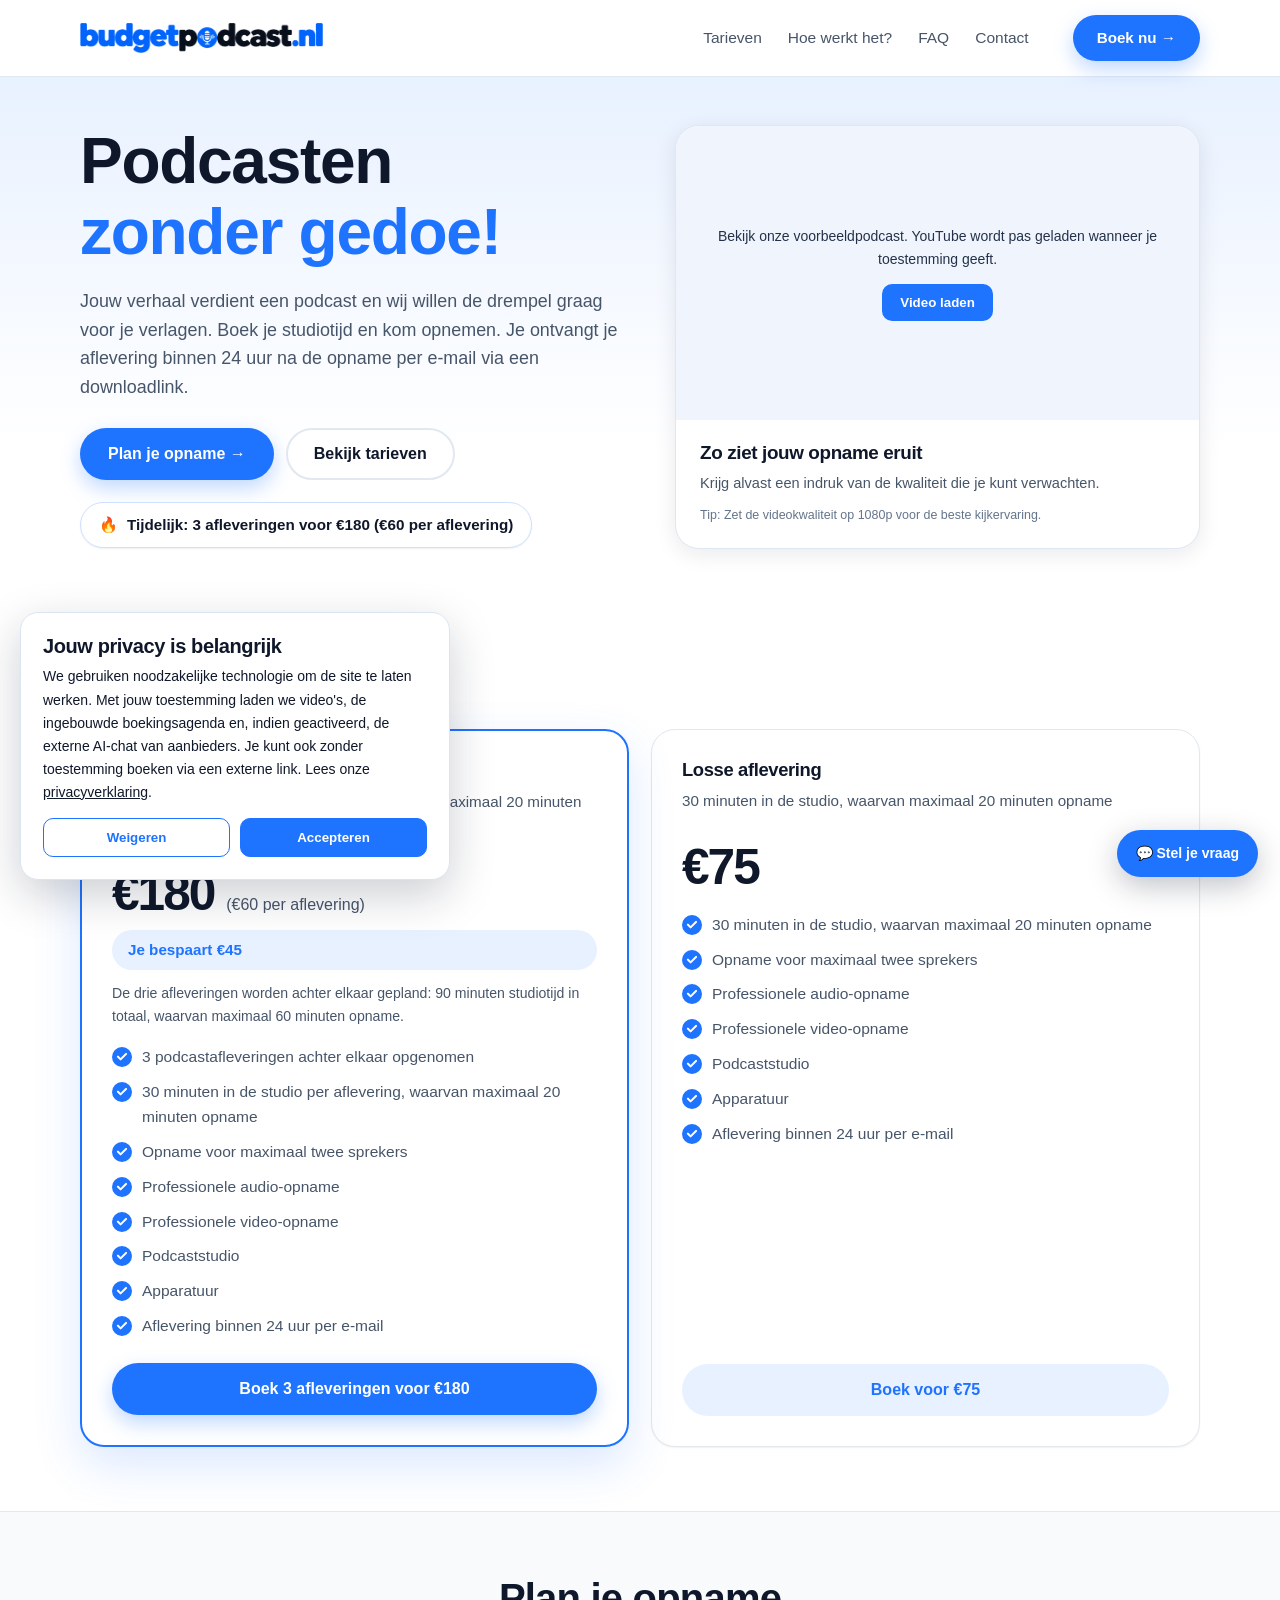
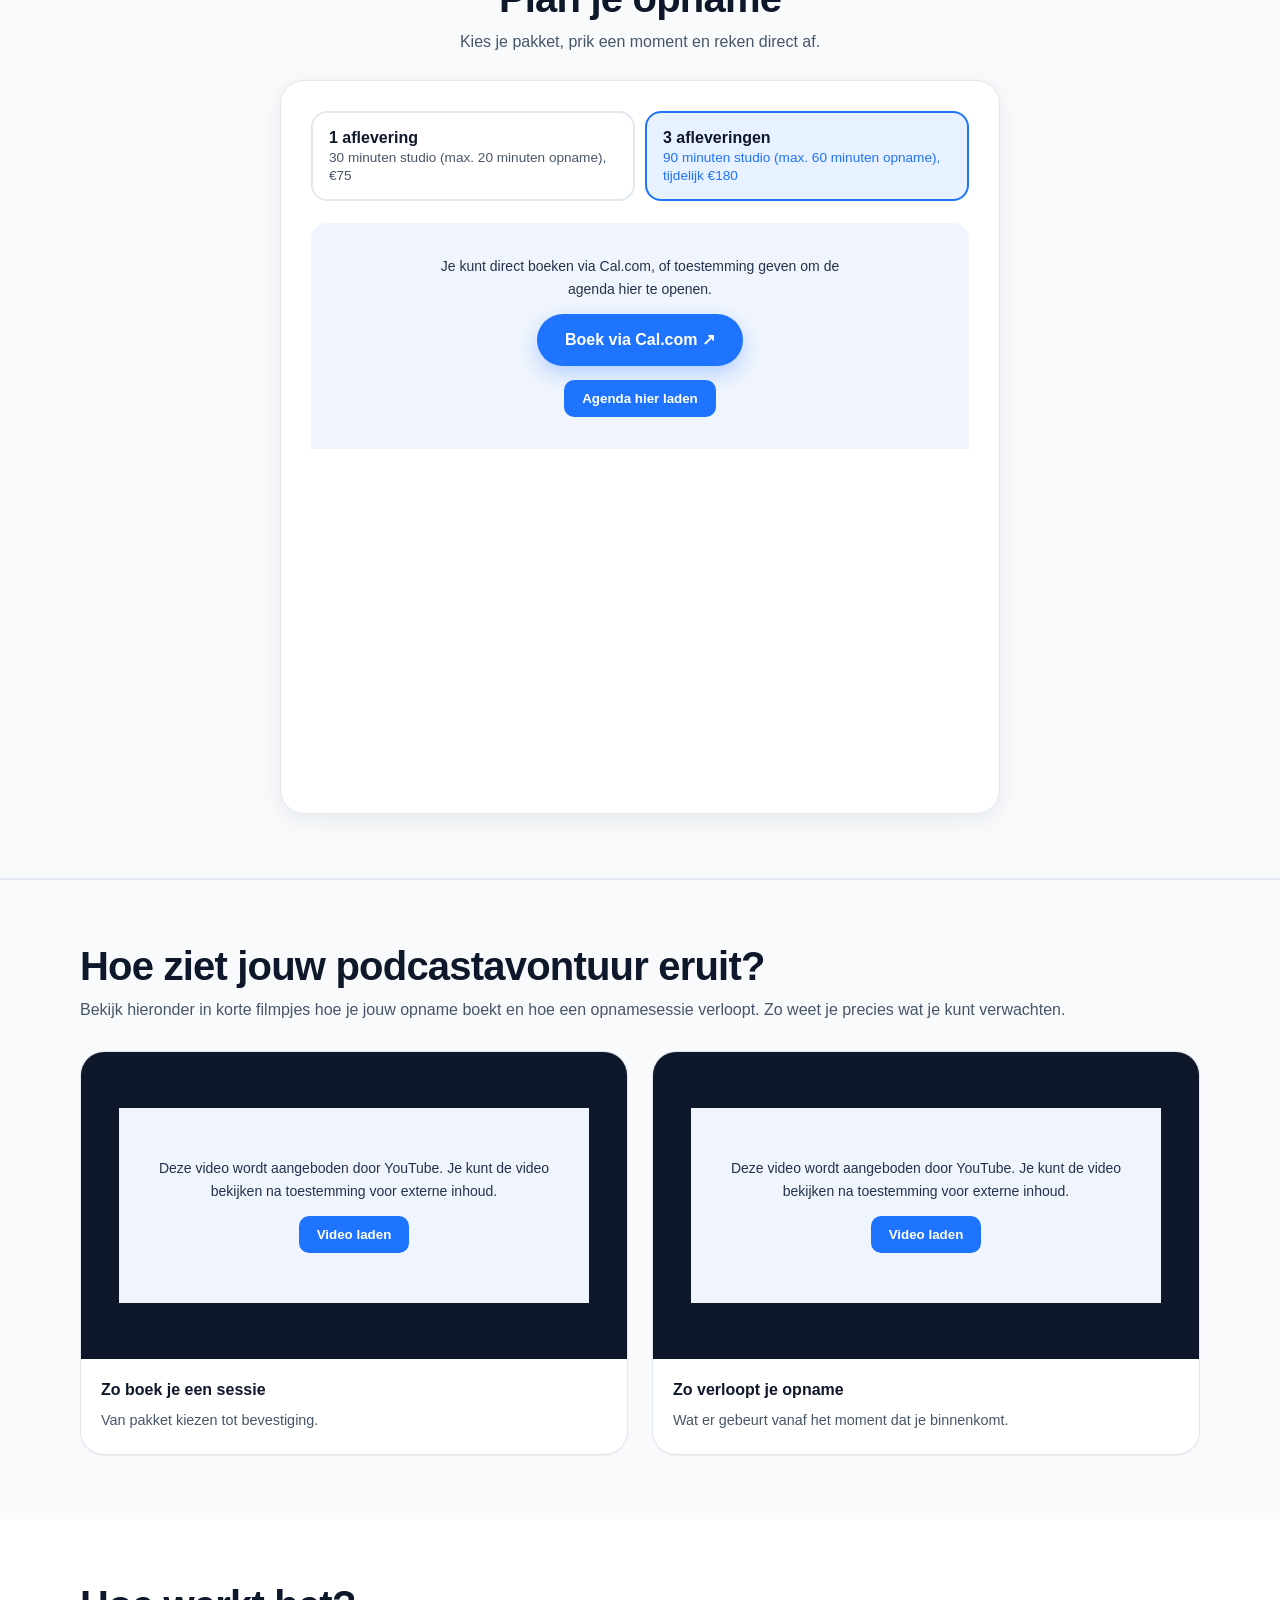
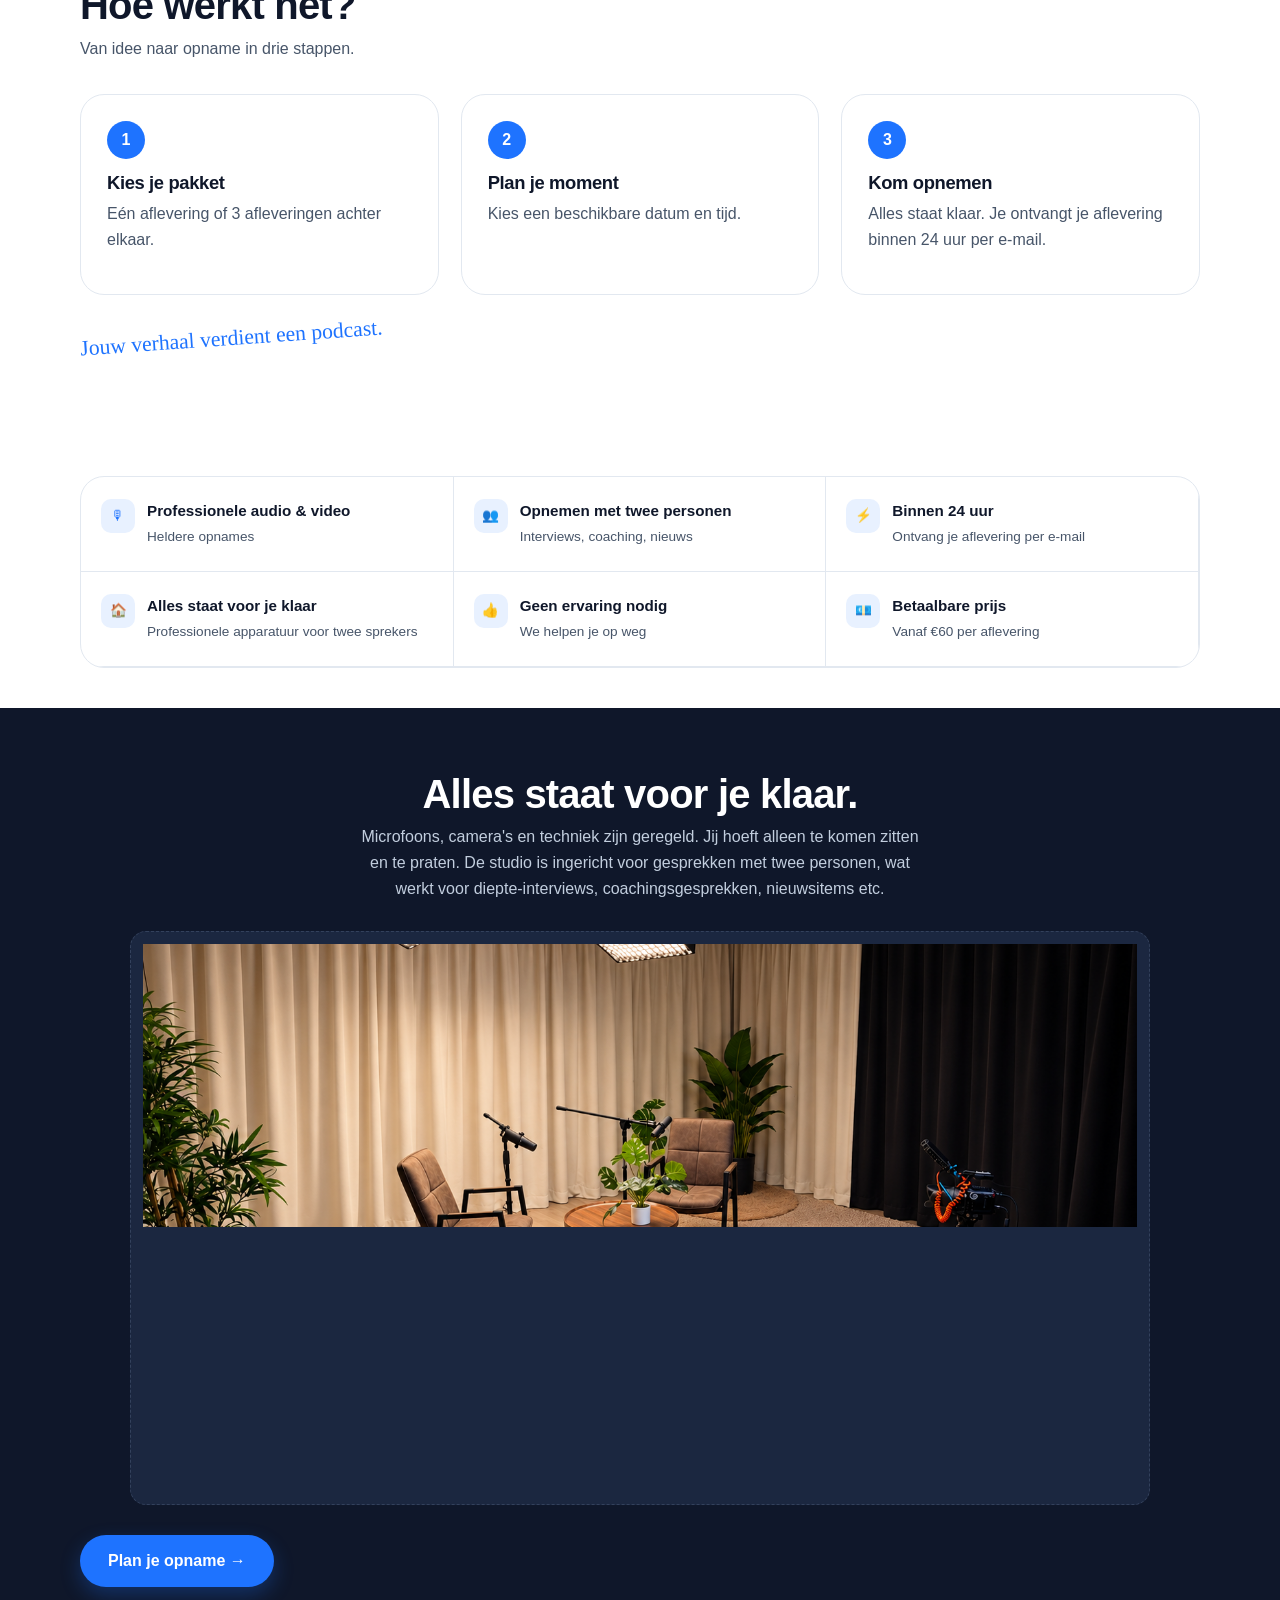
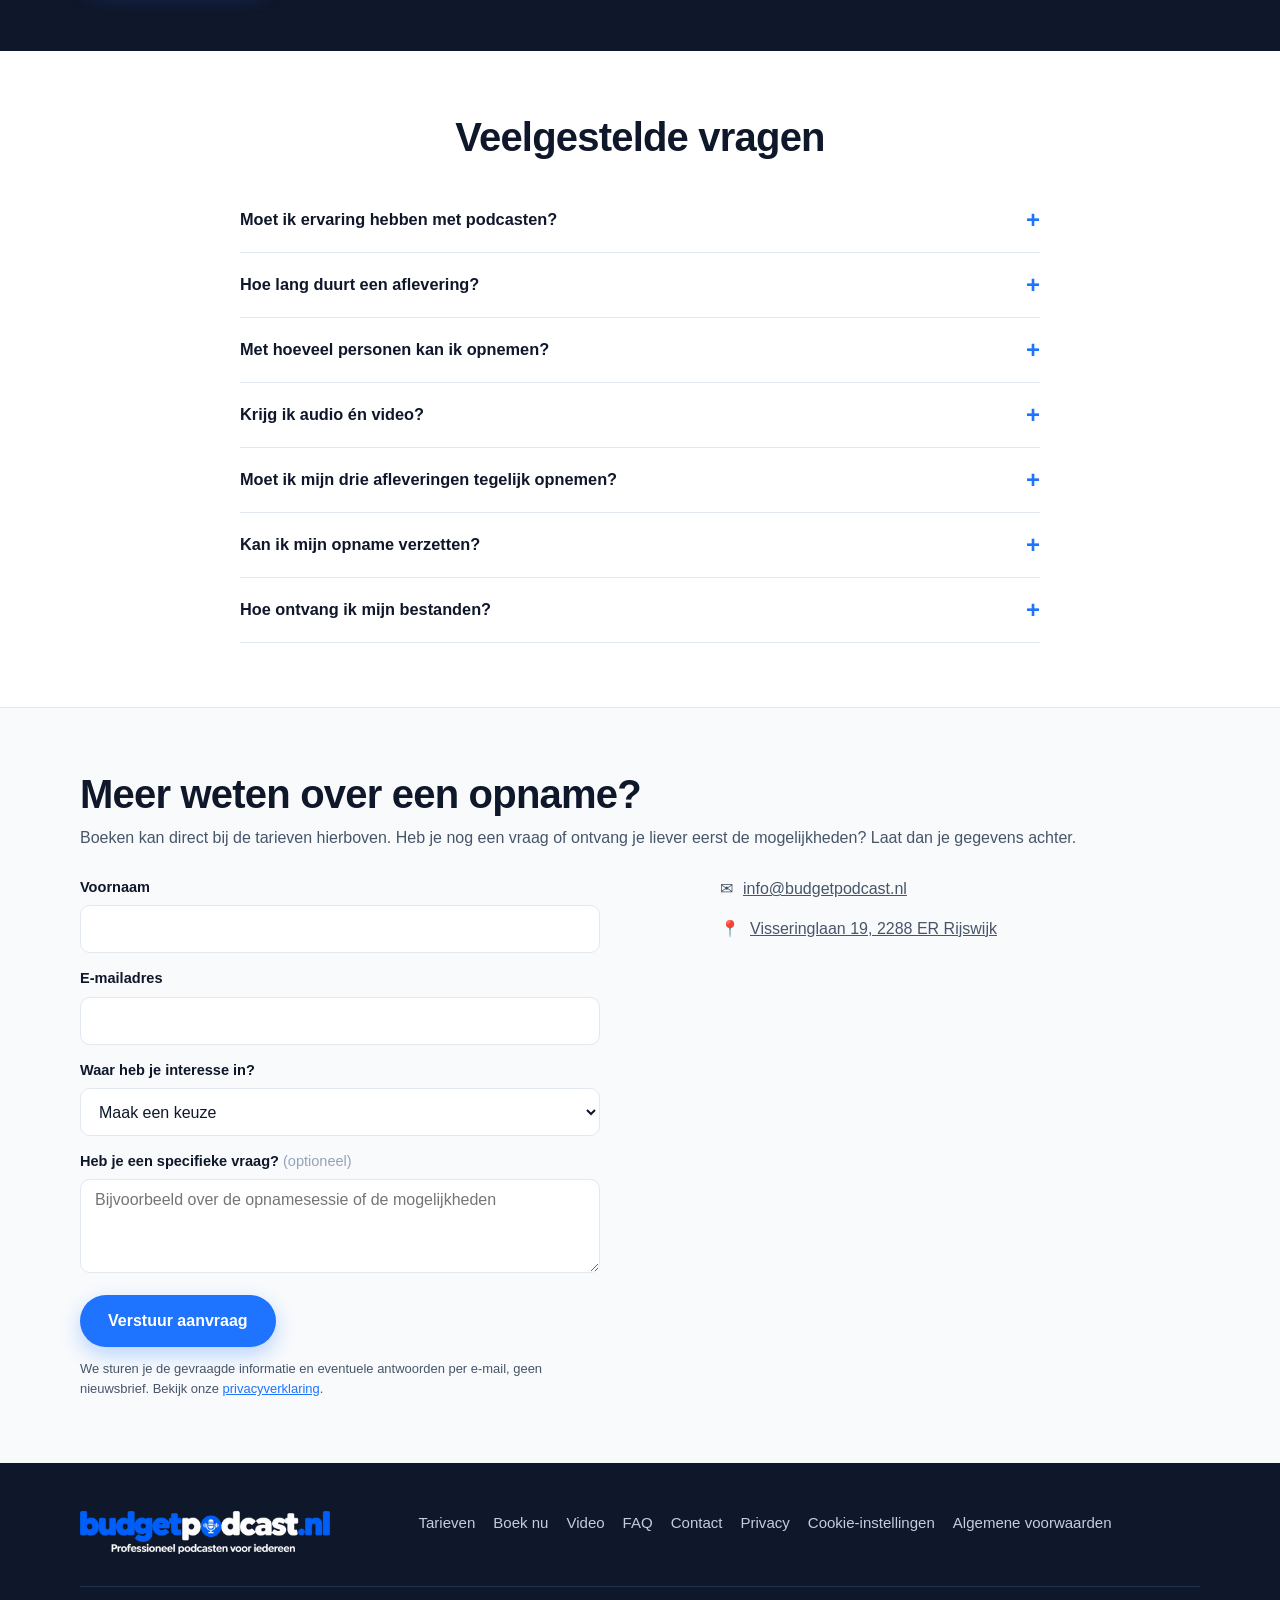
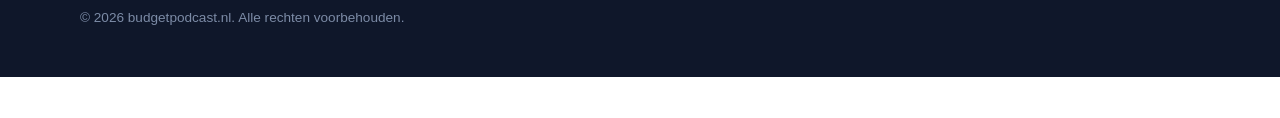
<file: index.html>
<!DOCTYPE html>
<html lang="nl">
<head>
<meta charset="utf-8">
<meta name="viewport" content="width=device-width, initial-scale=1">
<title>Podcast studio Den Haag | budgetpodcast.nl</title>
<meta name="description" content="Podcasten zonder gedoe! Boek een professionele podcaststudio in Den Haag vanaf €75 per aflevering, inclusief audio, video en apparatuur. Je ontvangt je aflevering binnen 24 uur na de opname per e-mail via een downloadlink.">
<link rel="canonical" href="https://budgetpodcast.nl/">
<meta property="og:type" content="website">
<meta property="og:title" content="Podcasten zonder gedoe! | budgetpodcast.nl">
<meta property="og:description" content="Boek een professionele podcaststudio in Den Haag. Audio, video en techniek geregeld.">
<meta property="og:url" content="https://budgetpodcast.nl/">
<meta property="og:locale" content="nl_NL">
<link rel="icon" href="data:image/svg+xml,%3Csvg xmlns='http://www.w3.org/2000/svg' viewBox='0 0 32 32'%3E%3Ccircle cx='16' cy='16' r='16' fill='%231E73FF'/%3E%3Crect x='13' y='7' width='6' height='12' rx='3' fill='%23fff'/%3E%3Cpath d='M9 16a7 7 0 0 0 14 0M16 23v3' stroke='%23fff' stroke-width='2' stroke-linecap='round' fill='none'/%3E%3C/svg%3E">
<link rel="preconnect" href="https://fonts.googleapis.com">
<link rel="preconnect" href="https://fonts.gstatic.com" crossorigin>
<link href="https://fonts.googleapis.com/css2?family=Poppins:wght@400;500;600;700&display=swap" rel="stylesheet">
<style>
:root{
  --blauw:#1E73FF;
  --blauw-dark:#0F5AD6;
  --nacht:#0F172A;
  --licht-blauw:#E8F1FF;
  --wit:#FFFFFF;
  --grijs-700:#475569;
  --grijs-400:#94A3B8;
  --grijs-200:#E2E8F0;
  --grijs-50:#F8FAFC;
  --radius-s:10px;
  --radius:16px;
  --radius-l:24px;
  --shadow-s:0 1px 2px rgba(15,23,42,.06);
  --shadow:0 6px 24px rgba(15,23,42,.07);
  --shadow-l:0 18px 48px rgba(30,115,255,.16);
  --maxw:1160px;
  --font:'Poppins',-apple-system,BlinkMacSystemFont,'Segoe UI',Roboto,Helvetica,Arial,sans-serif;
}
*{box-sizing:border-box}
html{scroll-behavior:smooth}
@media (prefers-reduced-motion:reduce){html{scroll-behavior:auto}*{animation:none!important;transition:none!important}}
body{margin:0;font-family:var(--font);color:var(--nacht);background:var(--wit);font-size:16px;line-height:1.6;-webkit-font-smoothing:antialiased}
h1,h2,h3,h4{font-weight:700;line-height:1.12;margin:0 0 .5rem;letter-spacing:-.02em}
h1{font-size:clamp(2.35rem,7vw,4rem)}
h2{font-size:clamp(1.7rem,4vw,2.5rem)}
h3{font-size:1.15rem}
p{margin:0 0 1rem}
a{color:inherit}
img{max-width:100%;display:block}
.wrap{width:100%;max-width:var(--maxw);margin:0 auto;padding:0 20px}
.section{padding:64px 0}
.section-tight{padding:40px 0}
.muted{color:var(--grijs-700)}
.center{text-align:center}
:focus-visible{outline:3px solid var(--blauw);outline-offset:3px;border-radius:6px}

.btn{display:inline-flex;align-items:center;justify-content:center;gap:.5rem;min-height:52px;padding:0 26px;
  border-radius:999px;border:2px solid transparent;font:600 1rem/1 var(--font);cursor:pointer;text-decoration:none;
  transition:background .18s ease,transform .18s ease,box-shadow .18s ease,color .18s ease}
.btn-primary{background:var(--blauw);color:#fff;box-shadow:0 8px 20px rgba(30,115,255,.28)}
.btn-primary:hover{background:var(--blauw-dark);transform:translateY(-1px)}
.btn-ghost{background:var(--wit);color:var(--nacht);border-color:var(--grijs-200)}
.btn-ghost:hover{border-color:var(--blauw);color:var(--blauw)}
.btn-soft{background:var(--licht-blauw);color:var(--blauw)}
.btn-soft:hover{background:#d8e7ff}
.btn-full{width:100%}
.btn[disabled]{opacity:.45;cursor:not-allowed;transform:none;box-shadow:none}

/* Header */
.header{position:sticky;top:0;z-index:60;background:rgba(255,255,255,.93);backdrop-filter:blur(10px);border-bottom:1px solid var(--grijs-200)}
.header-inner{display:flex;align-items:center;gap:20px;height:76px}
.brand{display:block;line-height:0}
.brand img{height:30px;width:auto}
.nav{display:flex;gap:26px;margin-left:auto}
.nav a{text-decoration:none;font-weight:500;color:var(--grijs-700);font-size:.97rem}
.nav a:hover{color:var(--blauw)}
.header .btn{min-height:46px;padding:0 22px;font-size:.95rem}
.header-cta{margin-left:24px}
@media(max-width:900px){.nav{display:none}.header-cta{margin-left:auto}.brand img{height:26px}}

/* Hero */
.hero{background:linear-gradient(180deg,var(--licht-blauw) 0%,#fff 78%);padding:48px 0 8px}
.hero-grid{display:grid;grid-template-columns:1.05fr 1fr;gap:44px;align-items:center}
.hero .eyebrow{font-size:.88rem;font-weight:600;color:var(--blauw);margin-bottom:14px}
.hero h1 span{color:var(--blauw);display:block}
.hero p.lead{font-size:1.12rem;color:var(--grijs-700);max-width:34em;margin-top:18px}
.hero-actions{display:flex;flex-wrap:wrap;gap:12px;margin-top:26px}
.promo-pill{display:inline-flex;align-items:center;gap:9px;margin-top:22px;background:var(--wit);
  border:1px solid #cfe0ff;border-radius:999px;padding:10px 18px;font-weight:600;font-size:.95rem;
  color:var(--nacht);text-decoration:none;box-shadow:var(--shadow-s)}
.promo-pill:hover{border-color:var(--blauw);color:var(--blauw)}
.claim{font-family:'Segoe Script','Bradley Hand','Comic Sans MS',cursive;color:var(--blauw);
  font-size:1.1rem;transform:rotate(-4deg);display:inline-block}
.hero-visual{position:relative;border-radius:var(--radius-l);overflow:hidden;
  background:radial-gradient(120% 100% at 50% 0%,#1c2b4a 0%,var(--nacht) 72%);min-height:410px;
  display:flex;align-items:center;justify-content:center;box-shadow:var(--shadow-l)}
.hero-visual img.photo{width:100%;height:100%;object-fit:cover;position:absolute;inset:0}
.signage{text-align:center;padding:34px}
.signage img{width:min(400px,84%);margin:0 auto;filter:drop-shadow(0 0 26px rgba(30,115,255,.55))}
.signage .hint{font-size:.78rem;color:#64748b;margin-top:28px}
@media(max-width:900px){
  .hero{padding-top:28px}
  .hero-grid{grid-template-columns:1fr;gap:26px}
  .hero-visual{min-height:230px;order:2}
  .hero-actions .btn{flex:1 1 100%}
}

/* Pricing */
.price-grid{display:grid;grid-template-columns:1fr 1fr;gap:22px;margin-top:30px}
.card{background:var(--wit);border:1px solid var(--grijs-200);border-radius:var(--radius-l);padding:30px;
  box-shadow:var(--shadow-s);display:flex;flex-direction:column}
.card-featured{border:2px solid var(--blauw);box-shadow:var(--shadow-l);position:relative}
.badge{position:absolute;top:-14px;left:30px;background:var(--blauw);color:#fff;font-size:.78rem;
  font-weight:600;padding:6px 14px;border-radius:999px;letter-spacing:.03em}
.card .kicker{color:var(--grijs-700);font-size:.95rem}
.price{font-size:3.1rem;font-weight:700;letter-spacing:-.04em;margin:14px 0 2px;line-height:1}
.price small{font-size:1rem;font-weight:500;color:var(--grijs-700);letter-spacing:0}
.savings{display:inline-block;background:var(--licht-blauw);color:var(--blauw);border-radius:999px;
  padding:8px 16px;margin:10px 0 2px;font-size:.95rem;font-weight:600}
.condition{font-size:.88rem;color:var(--grijs-700);margin:10px 0 0}
.feature-list{list-style:none;margin:18px 0 24px;padding:0;display:grid;gap:10px}
.feature-list li{display:flex;gap:10px;align-items:flex-start;font-size:.97rem;color:var(--grijs-700)}
.check{width:20px;height:20px;flex:none;margin-top:2px;color:var(--blauw)}
.card .btn{margin-top:auto}
@media(max-width:820px){.price-grid{grid-template-columns:1fr}}

/* Booking */
.booking{background:var(--grijs-50);border-top:1px solid var(--grijs-200);border-bottom:1px solid var(--grijs-200)}
.booking-panel{background:var(--wit);border:1px solid var(--grijs-200);border-radius:var(--radius-l);
  padding:30px;box-shadow:var(--shadow);max-width:720px;margin:26px auto 0}
.steps{display:flex;gap:6px;margin-bottom:26px}
.step-dot{flex:1;height:5px;border-radius:999px;background:var(--grijs-200)}
.step-dot.done{background:var(--blauw)}
.step-label{font-size:.85rem;font-weight:600;color:var(--blauw);margin-bottom:6px}
.option{display:flex;gap:14px;align-items:flex-start;width:100%;text-align:left;border:2px solid var(--grijs-200);
  background:var(--wit);border-radius:var(--radius);padding:18px;cursor:pointer;font:inherit;margin-bottom:12px;
  transition:border-color .15s ease,background .15s ease}
.option:hover{border-color:#b9d2ff}
.option.selected{border-color:var(--blauw);background:var(--licht-blauw)}
.option .o-title{font-weight:600}
.option .o-sub{font-size:.9rem;color:var(--grijs-700)}
.option .o-price{margin-left:auto;font-weight:700;white-space:nowrap}
.cal-head{display:flex;align-items:center;justify-content:space-between;margin-bottom:14px}
.cal-head button{width:40px;height:40px;border-radius:50%;border:1px solid var(--grijs-200);background:#fff;
  cursor:pointer;font-size:1.1rem;line-height:1;color:var(--nacht)}
.cal-head button:hover:not([disabled]){border-color:var(--blauw);color:var(--blauw)}
.cal-grid{display:grid;grid-template-columns:repeat(7,1fr);gap:6px}
.cal-grid .dow{font-size:.75rem;text-align:center;color:var(--grijs-400);font-weight:600;padding-bottom:4px}
.day{aspect-ratio:1/1;border-radius:var(--radius-s);border:1px solid var(--grijs-200);background:#fff;
  font:600 .95rem var(--font);cursor:pointer;color:var(--nacht)}
.day:hover:not([disabled]){border-color:var(--blauw);color:var(--blauw)}
.day[disabled]{border-color:transparent;background:transparent;color:var(--grijs-400);cursor:not-allowed;font-weight:400}
.day.selected{background:var(--blauw);border-color:var(--blauw);color:#fff}
.day.empty{border:0;background:none;cursor:default}
.slots{display:grid;grid-template-columns:repeat(auto-fill,minmax(140px,1fr));gap:10px}
.slot{min-height:56px;border-radius:var(--radius-s);border:1px solid var(--grijs-200);background:#fff;
  font:600 1rem var(--font);cursor:pointer;color:var(--nacht);padding:8px}
.slot small{display:block;font-weight:500;font-size:.78rem;color:var(--grijs-400)}
.slot:hover{border-color:var(--blauw);color:var(--blauw)}
.slot.selected{background:var(--blauw);border-color:var(--blauw);color:#fff}
.slot.selected small{color:#cfe0ff}
.field{margin-bottom:16px}
.field label{display:block;font-size:.9rem;font-weight:600;margin-bottom:6px}
.field input,.field textarea{width:100%;min-height:50px;border:1px solid var(--grijs-200);border-radius:var(--radius-s);
  padding:12px 14px;font:400 1rem var(--font);background:#fff;color:var(--nacht)}
.field textarea{min-height:120px;resize:vertical}
.field input:focus,.field textarea:focus{border-color:var(--blauw);outline:none;box-shadow:0 0 0 3px rgba(30,115,255,.18)}
.field .optional{font-weight:400;color:var(--grijs-400)}
.grid-2{display:grid;grid-template-columns:1fr 1fr;gap:0 16px}
@media(max-width:600px){.grid-2{grid-template-columns:1fr}}
.error{color:#B42318;font-size:.86rem;margin-top:6px;display:none}
.field.invalid input{border-color:#B42318}
.field.invalid .error{display:block}
.summary{background:var(--licht-blauw);border-radius:var(--radius);padding:18px 20px;margin-bottom:20px}
.summary-row{display:flex;justify-content:space-between;gap:16px;font-size:.95rem;padding:5px 0}
.summary-row b{font-weight:600}
.nav-row{display:flex;gap:12px;margin-top:22px;align-items:center}
.nav-row .btn{flex:1}
.back{background:none;border:0;font:600 .95rem var(--font);color:var(--grijs-700);cursor:pointer;padding:8px 0}
.back:hover{color:var(--blauw)}
.paylogos{display:flex;gap:10px;flex-wrap:wrap;margin:4px 0 18px}
.paylogo{border:1px solid var(--grijs-200);border-radius:var(--radius-s);padding:12px 16px;font-size:.9rem;
  font-weight:600;cursor:pointer;background:#fff;font-family:var(--font)}
.paylogo.selected{border-color:var(--blauw);background:var(--licht-blauw);color:var(--blauw)}
.secure{font-size:.83rem;color:var(--grijs-400);text-align:center;margin-top:14px}
.confirm-logo{width:min(240px,70%);margin:0 auto 18px}

.pkg-tabs{display:grid;grid-template-columns:1fr 1fr;gap:10px;margin-bottom:22px}
.pkg-tab{border:2px solid var(--grijs-200);background:#fff;border-radius:var(--radius);padding:14px 16px;
  cursor:pointer;font:600 1rem var(--font);color:var(--nacht);text-align:left;line-height:1.35}
.pkg-tab small{display:block;font-weight:500;font-size:.85rem;color:var(--grijs-700)}
.pkg-tab:hover{border-color:#b9d2ff}
.pkg-tab.selected{border-color:var(--blauw);background:var(--licht-blauw)}
.pkg-tab.selected small{color:var(--blauw)}
.cal-embed{min-height:560px;overflow:hidden;border-radius:var(--radius)}
.cal-fallback{background:var(--licht-blauw);border-radius:var(--radius);padding:18px 20px;font-size:.95rem;margin:0}
@media(max-width:600px){.pkg-tabs{grid-template-columns:1fr}.cal-embed{min-height:620px}}

/* Video */
.videos{background:var(--grijs-50);border-top:1px solid var(--grijs-200)}
.video-grid{display:grid;grid-template-columns:repeat(2,minmax(0,1fr));gap:24px;margin-top:28px}
.video{background:var(--wit);border:1px solid var(--grijs-200);border-radius:var(--radius-l);overflow:hidden;
  box-shadow:var(--shadow-s);display:flex;flex-direction:column}
.video .frame{aspect-ratio:16/9;background:var(--nacht);position:relative;display:flex;align-items:center;justify-content:center}
.video .frame iframe,.video .frame video{width:100%;height:100%;border:0;object-fit:cover}
.play{width:58px;height:58px;border-radius:50%;background:var(--blauw);color:#fff;display:flex;
  align-items:center;justify-content:center;font-size:1.2rem;box-shadow:0 8px 20px rgba(30,115,255,.4)}
.video .meta{padding:18px 20px 22px}
.video .meta b{display:block;margin-bottom:4px}
.video .meta span{font-size:.9rem;color:var(--grijs-700)}
.video .dur{position:absolute;right:12px;bottom:12px;background:rgba(15,23,42,.85);color:#fff;
  font-size:.78rem;font-weight:600;padding:4px 9px;border-radius:6px}
@media(max-width:860px){.video-grid{grid-template-columns:1fr}}

/* Hoe werkt het */
.steps-grid{display:grid;grid-template-columns:repeat(3,1fr);gap:22px;margin-top:32px}
.step-card{background:var(--wit);border:1px solid var(--grijs-200);border-radius:var(--radius-l);padding:26px}
.step-num{width:38px;height:38px;border-radius:50%;background:var(--blauw);color:#fff;display:flex;
  align-items:center;justify-content:center;font-weight:700;margin-bottom:14px}
@media(max-width:820px){.steps-grid{grid-template-columns:1fr}}

/* Benefits */
.benefits{display:grid;grid-template-columns:repeat(3,1fr);border:1px solid var(--grijs-200);
  border-radius:var(--radius-l);overflow:hidden;background:var(--wit)}
.benefit{padding:22px 20px;border-right:1px solid var(--grijs-200);border-bottom:1px solid var(--grijs-200);
  display:flex;gap:12px;align-items:flex-start}
.benefit .ico{width:34px;height:34px;border-radius:10px;background:var(--licht-blauw);color:var(--blauw);
  display:flex;align-items:center;justify-content:center;flex:none}
.benefit b{display:block;font-size:.95rem}
.benefit span{font-size:.85rem;color:var(--grijs-700)}
@media(max-width:900px){.benefits{grid-template-columns:1fr 1fr}}
@media(max-width:560px){.benefits{grid-template-columns:1fr}.benefit{border-right:0}}

/* Studio */
.studio{background:var(--nacht);color:#fff}
.studio h2{color:#fff}
.studio h2{text-align:center}
.studio p{color:#c2cede;max-width:65ch;margin-left:auto;margin-right:auto;text-align:center}
.gallery{display:block;margin:28px 0}
.shot{aspect-ratio:4/3;border-radius:var(--radius);background:#1b2740;border:1px dashed #33415c;
  display:flex;align-items:center;justify-content:center;color:#64748b;font-size:.85rem;text-align:center;padding:12px;overflow:hidden}
.shot img{width:100%;height:100%;object-fit:cover}
.shot:first-child{grid-column:auto;aspect-ratio:16/9}
@media(max-width:760px){.gallery{display:block}.shot:first-child{aspect-ratio:4/3}}

.studio-media-grid{display:grid;grid-template-columns:minmax(0,1fr) minmax(0,1fr);gap:24px;align-items:start;margin:30px auto;max-width:1100px}.studio-media-grid .gallery{margin:0;min-width:0}.studio-media-grid .shot,.studio-media-grid .shot:first-child{aspect-ratio:16/9}.studio-media-grid .studio-example{margin:0;min-width:0;text-align:center}.studio-media-grid .studio-example h3{margin:0 0 12px;color:#fff}@media(max-width:720px){.studio-media-grid{grid-template-columns:1fr;gap:28px}}.studio-example{max-width:780px;margin:32px auto;text-align:center}.studio-example h3{color:#fff;margin-bottom:15px}.studio-example .frame{aspect-ratio:16/9;overflow:hidden;border-radius:16px;background:#1c2941}.studio-example iframe{display:block;width:100%;height:100%;border:0}.studio-example .cookie-placeholder{height:100%}
.studio-video-tip{font-size:13px!important;line-height:1.5!important;color:#c2cede!important;text-align:center!important;max-width:none!important;margin:9px 0 0!important}
.hero-visual.hero-video{display:flex;flex-direction:column;justify-content:center;min-height:0;background:transparent;box-shadow:none;overflow:visible;gap:7px}.hero-video .frame{width:100%;aspect-ratio:16/9;border-radius:var(--radius-l);overflow:hidden;background:var(--nacht);box-shadow:var(--shadow-l)}.hero-video iframe{width:100%;height:100%;border:0;display:block}.hero-video .cookie-placeholder{height:100%;min-height:0}.hero-video .studio-video-tip{color:var(--grijs-700)!important;margin:3px 0 0!important}.studio-gallery-large{max-width:1020px;margin:30px auto}.studio-gallery-large .shot,.studio-gallery-large .shot:first-child{aspect-ratio:16/9}
.hero-visual.hero-video{background:#fff;box-shadow:0 5px 22px rgba(15,23,42,.09);border:1px solid #e0e7f0;border-radius:var(--radius-l);overflow:hidden;gap:0;justify-content:flex-start}.hero-video .frame{border-radius:0;box-shadow:none}.hero-video-copy{width:100%;padding:20px 24px 23px;color:var(--nacht)}.hero-video-copy h3{margin:0 0 6px;font-size:1.18rem;line-height:1.35;font-weight:700}.hero-video-copy>p{margin:0;font-size:.91rem;color:var(--grijs-700);line-height:1.55}.hero-video-copy .studio-video-tip{font-size:.78rem!important;text-align:left!important;margin:12px 0 0!important;color:#64748b!important}@media(max-width:600px){.hero-video-copy{padding:17px 19px}}
/* FAQ */
.faq{max-width:800px;margin:28px auto 0}
.qa{border-bottom:1px solid var(--grijs-200)}
.qa button{width:100%;display:flex;justify-content:space-between;gap:16px;align-items:center;background:none;
  border:0;padding:20px 0;font:600 1.02rem var(--font);text-align:left;cursor:pointer;color:var(--nacht)}
.qa .sign{color:var(--blauw);font-size:1.5rem;line-height:1;transition:transform .2s ease}
.qa[open-state="1"] .sign{transform:rotate(45deg)}
.qa .answer{display:none;padding:0 0 20px;color:var(--grijs-700);max-width:70ch}
.qa[open-state="1"] .answer{display:block}

/* Contact */
.contact-grid{display:grid;grid-template-columns:1.2fr .8fr;gap:36px;margin-top:26px}
.contact-list{list-style:none;padding:0;margin:0;display:grid;gap:14px}
.contact-list li{display:flex;gap:10px;align-items:center;color:var(--grijs-700)}
@media(max-width:820px){.contact-grid{grid-template-columns:1fr}}

/* Footer */
.footer{background:var(--nacht);color:#c2cede;padding:48px 0 110px}
.footer a{color:#c2cede;text-decoration:none}
.footer a:hover{color:#fff}
.footer-top{display:flex;flex-wrap:wrap;gap:26px;justify-content:space-between;align-items:flex-start}
.footer-logo{width:250px}
.footer-links{display:flex;flex-wrap:wrap;gap:18px;font-size:.94rem}
.footer-bottom{border-top:1px solid #23324d;margin-top:32px;padding-top:20px;font-size:.85rem;
  display:flex;justify-content:space-between;gap:16px;flex-wrap:wrap;color:#7c8ba6}
@media(min-width:901px){.footer{padding-bottom:48px}}

.sticky-cta{position:fixed;left:0;right:0;bottom:0;z-index:70;padding:12px 16px calc(12px + env(safe-area-inset-bottom));
  background:rgba(255,255,255,.96);backdrop-filter:blur(8px);border-top:1px solid var(--grijs-200);display:none}
.sticky-cta .btn{width:100%}
@media(max-width:900px){.sticky-cta{display:block}}
.sticky-cta.hidden{display:none}
.hidden{display:none!important}
.cookie-panel{position:fixed;bottom:20px;left:20px;z-index:99999;max-width:430px;padding:22px;background:#fff;border:1px solid #dbe4f2;border-radius:18px;box-shadow:0 15px 45px #0f172a35;color:#0f172a}.cookie-panel h3{margin:0 0 8px;font-size:1.25rem}.cookie-panel p{margin:0 0 14px;font-size:14px;line-height:1.65}.cookie-actions{display:flex;gap:10px}.cookie-actions button{flex:1;padding:11px 12px;border-radius:10px;border:1px solid #1e73ff;cursor:pointer;font-weight:700;background:#fff;color:#1e73ff}.cookie-actions .accept{background:#1e73ff;color:white}.cookie-placeholder{padding:32px 15px;text-align:center;background:#f0f5fd;color:#23324a;display:flex;flex-direction:column;align-items:center;justify-content:center;gap:14px;min-height:195px}.cookie-placeholder button{border:0;padding:11px 18px;background:#1e73ff;color:#fff;border-radius:10px;font-weight:700;cursor:pointer}.cookie-placeholder p{font-size:14px;margin:0;max-width:440px}@media(max-width:500px){.cookie-panel{left:12px;right:12px;bottom:12px;max-width:none;padding:17px}}
</style>
<link rel="stylesheet" href="/info-form.css">
<link rel="stylesheet" href="/chat-widget.css">
</head>
<body>

<header class="header">
  <div class="wrap header-inner">
    <a class="brand" href="#top" aria-label="budgetpodcast.nl home">
      <img src="[data-uri]" alt="budgetpodcast.nl">
    </a>
    <nav class="nav" aria-label="Hoofdmenu">
      <a href="#tarieven">Tarieven</a>
      <a href="#hoe-werkt-het">Hoe werkt het?</a>
      <a href="#faq">FAQ</a>
      <a href="#contact">Contact</a>
    </nav>
    <a class="btn btn-primary header-cta" href="#boeken">Boek nu →</a>
  </div>
</header>

<main id="top">

<section class="hero">
  <div class="wrap hero-grid">
    <div>
      <h1>Podcasten <span>zonder gedoe!</span></h1>
      <p class="lead">Jouw verhaal verdient een podcast en wij willen de drempel graag voor je verlagen. Boek je studiotijd en kom opnemen. Je ontvangt je aflevering binnen 24 uur na de opname per e-mail via een downloadlink.</p>
      <div class="hero-actions">
        <a class="btn btn-primary" href="#boeken">Plan je opname →</a>
        <a class="btn btn-ghost" href="#tarieven">Bekijk tarieven</a>
      </div>
      <a class="promo-pill hidden" id="heroPromo" href="#tarieven">🔥 <span id="heroPromoText"></span></a>
          </div>
    <div class="hero-visual hero-video" id="heroVisual">
      <div class="frame" id="studioExampleVideo"></div>
      <div class="hero-video-copy">
        <h3>Zo ziet jouw opname eruit</h3>
        <p>Krijg alvast een indruk van de kwaliteit die je kunt verwachten.</p>
        <p class="studio-video-tip">Tip: Zet de videokwaliteit op 1080p voor de beste kijkervaring.</p>
      </div>
    </div>
  </div>
</section>

<section class="section" id="tarieven">
  <div class="wrap">
    <h2>Simpel geprijsd.</h2>
    <p class="muted">Kies wat bij jou past.</p>
    <div class="price-grid">
      <article class="card card-featured">
        <span class="badge" id="bundleBadge">Aanbevolen</span>
        <h3 id="bundleTitle"></h3>
        <p class="kicker">Per aflevering 30 minuten in de studio, waarvan maximaal 20 minuten opname</p>
        <div class="price" id="bundlePrice"></div>
        <div class="savings" id="bundleSavings"></div>
        <p class="condition" id="bundleCondition"></p>
        <ul class="feature-list" id="bundleFeatures"></ul>
        <button class="btn btn-primary btn-full" data-book="bundle" id="bundleCta"></button>
      </article>
      <article class="card">
        <h3>Losse aflevering</h3>
        <p class="kicker">30 minuten in de studio, waarvan maximaal 20 minuten opname</p>
        <div class="price" id="singlePrice"></div>
        <ul class="feature-list" id="singleFeatures"></ul>
        <button class="btn btn-soft btn-full" data-book="single" id="singleCta"></button>
      </article>
    </div>
  </div>
</section>


<section class="section booking" id="boeken">
  <div class="wrap">
    <h2 class="center">Plan je opname</h2>
    <p class="muted center">Kies je pakket, prik een moment en reken direct af.</p>
    <div class="booking-panel">
      <div class="pkg-tabs" id="pkgTabs" role="tablist"></div>
      <div id="calEmbed" class="cal-embed"></div>
      <p id="calFallback" class="cal-fallback hidden"></p>
    </div>
  </div>
</section>

<section class="section videos" id="video">
  <div class="wrap">
    <h2>Hoe ziet jouw podcastavontuur eruit?</h2>
    <p class="muted">Bekijk hieronder in korte filmpjes hoe je jouw opname boekt en hoe een opnamesessie verloopt. Zo weet je precies wat je kunt verwachten.</p>
    <div class="video-grid" id="videoGrid"></div>
  </div>
</section>

<section class="section" id="hoe-werkt-het">
  <div class="wrap">
    <h2>Hoe werkt het?</h2>
    <p class="muted">Van idee naar opname in drie stappen.</p>
    <div class="steps-grid">
      <div class="step-card"><div class="step-num">1</div><h3>Kies je pakket</h3>
        <p class="muted" id="how1">Eén aflevering of drie afleveringen.</p></div>
      <div class="step-card"><div class="step-num">2</div><h3>Plan je moment</h3>
        <p class="muted">Kies een beschikbare datum en tijd.</p></div>
      <div class="step-card"><div class="step-num">3</div><h3>Kom opnemen</h3>
        <p class="muted">Alles staat klaar. Je ontvangt je aflevering binnen 24 uur per e-mail.</p></div>
    </div>
    <p style="margin-top:26px"><span class="claim" style="font-size:1.35rem">Jouw verhaal verdient een podcast.</span></p>
  </div>
</section>

<section class="section-tight">
  <div class="wrap">
    <div class="benefits" id="benefits"></div>
  </div>
</section>

<section class="section studio">
  <div class="wrap">
    <h2>Alles staat voor je klaar.</h2>
    <p>Microfoons, camera's en techniek zijn geregeld. Jij hoeft alleen te komen zitten en te praten. De studio is ingericht voor gesprekken met twee personen, wat werkt voor diepte-interviews, coachingsgesprekken, nieuwsitems etc.</p>
    <div class="gallery studio-gallery-large" id="gallery"></div>
    <a class="btn btn-primary" href="#boeken">Plan je opname →</a>
  </div>
</section>

<section class="section" id="faq">
  <div class="wrap">
    <h2 class="center">Veelgestelde vragen</h2>
    <div class="faq" id="faqList"></div>
  </div>
</section>

<section class="section" id="contact" style="background:var(--grijs-50);border-top:1px solid var(--grijs-200)">
  <div class="wrap">
    <h2>Meer weten over een opname?</h2>
    <p class="muted">Boeken kan direct bij de tarieven hierboven. Heb je nog een vraag of ontvang je liever eerst de mogelijkheden? Laat dan je gegevens achter.</p>
    <div class="contact-grid">
      <form id="infoRequestForm" name="bp-informatie-aanvraag" method="POST" data-netlify="true" netlify-honeypot="bot-field">
          <input type="hidden" name="form-name" value="bp-informatie-aanvraag">
          <p hidden><label>Laat dit veld leeg: <input type="text" name="bot-field" tabindex="-1" autocomplete="off"></label></p>
          <div class="lead-field">
            <label for="infoName">Voornaam</label>
            <input id="infoName" name="name" type="text" autocomplete="given-name" maxlength="100" required>
          </div>
          <div class="lead-field">
            <label for="infoEmail">E-mailadres</label>
            <input id="infoEmail" name="email" type="email" autocomplete="email" maxlength="254" required>
          </div>
          <div class="lead-field">
            <label for="infoPakket">Waar heb je interesse in?</label>
            <select id="infoPakket" name="pakket" required>
              <option value="" selected disabled>Maak een keuze</option>
              <option value="1 aflevering">1 aflevering (€75)</option>
              <option value="3 afleveringen">3 afleveringen (€180)</option>
              <option value="Nog aan het orienteren">Ik oriënteer me nog</option>
            </select>
          </div>
          <div class="lead-field">
            <label for="infoMessage">Heb je een specifieke vraag? <span class="optional">(optioneel)</span></label>
            <textarea id="infoMessage" name="message" rows="3" maxlength="1200" placeholder="Bijvoorbeeld over de opnamesessie of de mogelijkheden"></textarea>
          </div>
          <button class="btn btn-primary" type="submit">Verstuur aanvraag</button>
          <p class="lead-privacy">We sturen je de gevraagde informatie en eventuele antwoorden per e-mail, geen nieuwsbrief. Bekijk onze <a href="/privacy">privacyverklaring</a>.</p>
          <p id="infoRequestStatus" class="lead-form-status hidden" role="status" aria-live="polite"></p>
        </form>
      <ul class="contact-list" id="contactList"></ul>
    </div>
  </div>
</section>


</main>

<footer class="footer">
  <div class="wrap">
    <div class="footer-top">
      <div>
        <img class="footer-logo" src="[data-uri]" alt="budgetpodcast.nl, professioneel podcasten voor iedereen">
      </div>
      <nav class="footer-links" aria-label="Footermenu">
        <a href="#tarieven">Tarieven</a>
        <a href="#boeken">Boek nu</a>
        <a href="#video">Video</a>
        <a href="#faq">FAQ</a>
        <a href="#contact">Contact</a>
        <a href="/privacy">Privacy</a>
        <a href="#" id="cookieSettingsLink">Cookie-instellingen</a>
        <a href="/algemene-voorwaarden">Algemene voorwaarden</a>
      </nav>
      <div class="footer-links" id="socials"></div>
    </div>
    <div class="footer-bottom">
      <span id="copy"></span>
    </div>
  </div>
</footer>

<aside class="cookie-panel hidden" id="cookiePanel" role="dialog" aria-modal="false" aria-label="Cookievoorkeuren"><h3>Jouw privacy is belangrijk</h3><p>We gebruiken noodzakelijke technologie om de site te laten werken. Met jouw toestemming laden we video's, de ingebouwde boekingsagenda en, indien geactiveerd, de externe AI-chat van aanbieders. Je kunt ook zonder toestemming boeken via een externe link. Lees onze <a href="/privacy">privacyverklaring</a>.</p><div class="cookie-actions"><button type="button" id="cookieReject">Weigeren</button><button type="button" class="accept" id="cookieAccept">Accepteren</button></div></aside>
<!-- Static form: Netlify detecteert deze bij deploy; de chat stuurt via AJAX in. -->
<form name="bp-chat-overdracht" data-netlify="true" method="POST" style="position:absolute;clip:rect(0 0 0 0);width:1px;height:1px;overflow:hidden" aria-hidden="true" tabindex="-1">
  <input type="hidden" name="form-name" value="bp-chat-overdracht">
  <input type="text" name="name" tabindex="-1">
  <input type="email" name="email" tabindex="-1">
  <textarea name="message" tabindex="-1"></textarea>
  <textarea name="chat_history" tabindex="-1"></textarea>
</form>
<div class="sticky-cta" id="stickyCta">
  <a class="btn btn-primary" href="#boeken">Boek nu →</a>
</div>

<script>
/* =========================================================
   SITECONFIG
   ========================================================= */
const siteConfig = {
  brand:{
    name:"budgetpodcast.nl",
    tagline:"Podcasten zonder gedoe!",
    claim:"Jouw verhaal verdient een podcast."
  },

  pricing:{
    singleEpisodePrice:75,
    episodeMinutes:30,
    bundleEpisodes:3,
    bundlePromoPrice:180,
    promotionActive:true,
    promotionLabel:"Aanbevolen",
    promotionStartDate:null,
    promotionEndDate:null,
    bundleConsecutive:true,        // de 3 opnames worden achter elkaar opgenomen
    currency:"€"
  },

  included:[
    "Opname voor maximaal twee sprekers",
    "Professionele audio-opname",
    "Professionele video-opname",
    "Podcaststudio",
    "Apparatuur",
    "Aflevering binnen 24 uur per e-mail"
  ],

  benefits:[
    {icon:"🎙", title:"Professionele audio & video", sub:"Heldere opnames"},
    {icon:"👥", title:"Opnemen met twee personen", sub:"Interviews, coaching, nieuws"},
    {icon:"⚡", title:"Binnen 24 uur", sub:"Ontvang je aflevering per e-mail"},
    {icon:"🏠", title:"Alles staat voor je klaar", sub:"Professionele apparatuur voor twee sprekers"},
    {icon:"👍", title:"Geen ervaring nodig", sub:"We helpen je op weg"},
    {icon:"💶", title:"Betaalbare prijs", sub:"Vanaf €60 per aflevering"}
  ],

  booking:{
    availableWeekdays:[1,2,3,4,5,6],
    timeSlots:["10:00","11:30","13:00","14:30","16:00","17:30","19:00"],
    closedDates:[],
    minDaysAhead:1,
    bookedSlots:{}
  },

  // Vul hier je Cal.com-gegevens in. Staat er iets niet goed ingevuld,
  // dan toont de site een nette verwijzing naar je e-mailadres.
  cal:{
    username:"budgetpodcast",          // het stukje na cal.com/ in je eigen link
    singleSlug:"aflevering",            // slug van het afspraaktype van 30 minuten
    bundleSlug:"pakket"               // slug van het afspraaktype van 90 minuten
  },

  media:{
    heroImage:null,
    studioPhotos:["Professionele%20studio%20voor%20podcastinterviews.png"],
    videos:[                      // max 3 minuten per filmpje
      {title:"Zo boek je een sessie", sub:"Van pakket kiezen tot bevestiging.", url:"https://www.youtube.com/embed/tCyorirqetw", duration:""},
      {title:"Zo verloopt je opname", sub:"Wat er gebeurt vanaf het moment dat je binnenkomt.", url:"https://www.youtube.com/embed/LRnutEEQLgc", duration:""}
    ]
  },

  contact:{ email:"info@budgetpodcast.nl", phone:"", address:"Visseringlaan 19, 2288 ER Rijswijk", instagram:"", tiktok:"" },

  faq:[
    {q:"Moet ik ervaring hebben met podcasten?",
     a:"Nee. Alles staat klaar en we helpen je waar nodig."},
    {q:"Hoe lang duurt een aflevering?",
     a:"Je hebt per aflevering 30 minuten in de studio, waarvan maximaal 20 minuten voor de opname."},
    {q:"Met hoeveel personen kan ik opnemen?",
     a:"De studio is ingericht voor twee personen aan tafel. Dat werkt goed voor diepte-interviews, coachingsgesprekken en nieuwsitems."},
    {q:"Krijg ik audio én video?",
     a:"Ja, bij elk pakket krijg je een professionele audio-opname en video-opname."},
    {q:"Moet ik mijn drie afleveringen tegelijk opnemen?",
     a:"Ja. Bij het pakket van drie afleveringen worden de opnames achter elkaar gepland, in één sessie."},
    {q:"Kan ik mijn opname verzetten?",
     a:"Ja, je kunt je opname verzetten, mits je dit minimaal 48 uur van tevoren doorgeeft."},
    {q:"Hoe ontvang ik mijn bestanden?",
     a:"Je ontvangt je bestanden binnen 24 uur na de opname per e-mail via een downloadlink."}
  ],

  reviews:{ enabled:false, items:[] }
};

/* ============ HELPERS ============ */
const cfg = siteConfig, P = cfg.pricing;
const euro = n => P.currency + n;
const promoOn = () => P.promotionActive;
const listPrice = () => P.bundleEpisodes * P.singleEpisodePrice;
const savings = () => listPrice() - P.bundlePromoPrice;
const bundleAmount = () => promoOn() ? P.bundlePromoPrice : listPrice();
const $ = s => document.querySelector(s);
const checkSvg = '<svg class="check" viewBox="0 0 20 20" fill="currentColor" aria-hidden="true"><path d="M10 0a10 10 0 1 0 0 20A10 10 0 0 0 10 0Zm4.7 7.7-5.4 5.4a1 1 0 0 1-1.4 0L5.3 10.5a1 1 0 1 1 1.4-1.4l1.9 1.9 4.7-4.7a1 1 0 1 1 1.4 1.4Z"/></svg>';
const blockMinutes = pkg => pkg === "bundle" ? P.bundleEpisodes * P.episodeMinutes : P.episodeMinutes;
const endTime = (start, mins) => {
  const [h,m] = start.split(":").map(Number), t = h*60 + m + mins;
  return String(Math.floor(t/60)).padStart(2,"0") + ":" + String(t%60).padStart(2,"0");
};

/* ============ HERO + TARIEVEN ============ */
if(cfg.media.heroImage){
  $("#heroVisual").innerHTML = '<img class="photo" src="'+cfg.media.heroImage+'" alt="De podcaststudio van budgetpodcast.nl">';
}
if(promoOn()){
  $("#heroPromo").classList.remove("hidden");
  $("#heroPromoText").textContent = "Tijdelijk: " + P.bundleEpisodes + " afleveringen voor " + euro(P.bundlePromoPrice) + " (" + euro(P.bundlePromoPrice / P.bundleEpisodes) + " per aflevering)";
  $("#bundleBadge").classList.remove("hidden");
  $("#bundleBadge").textContent = P.promotionLabel;
}
$("#singlePrice").textContent = euro(P.singleEpisodePrice);
$("#singleCta").textContent = "Boek voor " + euro(P.singleEpisodePrice);
$("#singleFeatures").innerHTML = [P.episodeMinutes+" minuten in de studio, waarvan maximaal 20 minuten opname"].concat(cfg.included)
  .map(f => "<li>"+checkSvg+"<span>"+f+"</span></li>").join("");

$("#bundleTitle").textContent = P.bundleEpisodes + " afleveringen";
$("#bundlePrice").innerHTML = promoOn()
  ? euro(P.bundlePromoPrice) + ' <small>(€' + (P.bundlePromoPrice / P.bundleEpisodes) + ' per aflevering)</small>'
  : euro(listPrice()) + ' <small>(€' + (listPrice() / P.bundleEpisodes) + ' per aflevering)</small>';
if(promoOn()){ $("#bundleSavings").textContent = "Je bespaart " + euro(savings()); }
else { $("#bundleSavings").classList.add("hidden"); }
$("#bundleCondition").textContent = P.bundleConsecutive
  ? "De drie afleveringen worden achter elkaar gepland: " + (P.bundleEpisodes*P.episodeMinutes) + " minuten studiotijd in totaal, waarvan maximaal " + (P.bundleEpisodes*20) + " minuten opname."
  : "";
$("#bundleFeatures").innerHTML =
  [P.bundleEpisodes+" podcastafleveringen achter elkaar opgenomen",P.episodeMinutes+" minuten in de studio per aflevering, waarvan maximaal 20 minuten opname"]
  .concat(cfg.included).map(f => "<li>"+checkSvg+"<span>"+f+"</span></li>").join("");
$("#bundleCta").textContent = promoOn()
  ? "Boek " + P.bundleEpisodes + " afleveringen voor " + euro(P.bundlePromoPrice)
  : "Boek " + P.bundleEpisodes + " afleveringen";
$("#how1").textContent = "Eén aflevering of " + P.bundleEpisodes + " afleveringen achter elkaar.";

/* ============ VIDEO, BENEFITS, STUDIO, FAQ, CONTACT ============ */
const consentKey = "bp_external_consent_v1";
let externalAllowed = false;
try { externalAllowed = localStorage.getItem(consentKey) === "yes"; } catch(e) {}
function renderStudioExample(){
  const target = document.getElementById("studioExampleVideo");
  if(!target) return;
  if(externalAllowed){
    target.innerHTML = '<iframe src="https://www.youtube-nocookie.com/embed/8QCKqRGS93Q" title="Voorbeeld podcast" loading="lazy" allow="accelerometer; autoplay; clipboard-write; encrypted-media; gyroscope; picture-in-picture; web-share" allowfullscreen></iframe>';
  }else{
    target.innerHTML = '<div class="cookie-placeholder"><p>Bekijk onze voorbeeldpodcast. YouTube wordt pas geladen wanneer je toestemming geeft.</p><button type="button" class="enableStudioVideo">Video laden</button></div>';
    target.querySelector("button").addEventListener("click",()=>setExternalConsent(true));
  }
}
function renderVideos(){
  renderStudioExample();
  $("#videoGrid").innerHTML = cfg.media.videos.map(v => {
    const remote = /youtu|vimeo/.test(v.url || "");
    const frame = remote && !externalAllowed
      ? '<div class="cookie-placeholder"><p>Deze video wordt aangeboden door YouTube. Je kunt de video bekijken na toestemming voor externe inhoud.</p><button type="button" class="enableExternal">Video laden</button></div>'
      : remote
      ? '<iframe src="'+v.url+'" title="'+v.title+'" allow="accelerometer; autoplay; clipboard-write; encrypted-media; gyroscope; picture-in-picture; web-share" referrerpolicy="strict-origin-when-cross-origin" allowfullscreen loading="lazy"></iframe>'
      : v.url ? '<video src="'+v.url+'" controls preload="metadata"></video>'
      : '<span class="play" aria-hidden="true">▶</span>';
    return '<article class="video"><div class="frame">'+frame+'</div><div class="meta"><b>'+v.title+'</b><span>'+v.sub+'</span></div></article>';
  }).join("");
  document.querySelectorAll(".enableExternal").forEach(btn=>btn.addEventListener("click",()=>setExternalConsent(true)));
}
function setExternalConsent(value){
  externalAllowed = value;
  try { localStorage.setItem(consentKey,value?"yes":"no"); } catch(e) {}
  $("#cookiePanel").classList.add("hidden");
  renderVideos();
  showBooking(activePackage);
}
$("#cookieAccept").addEventListener("click",()=>setExternalConsent(true));
$("#cookieReject").addEventListener("click",()=>setExternalConsent(false));
$("#cookieSettingsLink").addEventListener("click",e=>{e.preventDefault();$("#cookiePanel").classList.remove("hidden");$("#cookieAccept").focus();});
try {if(localStorage.getItem(consentKey)===null)$("#cookiePanel").classList.remove("hidden");}catch(e){$("#cookiePanel").classList.remove("hidden");}
renderVideos();

$("#benefits").innerHTML = cfg.benefits.map(b =>
  '<div class="benefit"><span class="ico" aria-hidden="true">'+b.icon+'</span><div><b>'+b.title+'</b><span>'+b.sub+'</span></div></div>').join("");

$("#gallery").innerHTML = (cfg.media.studioPhotos.length
  ? cfg.media.studioPhotos.slice(0,5).map(src => '<div class="shot"><img src="'+src+'" alt="Podcaststudio"></div>')
  : [1,2,3].map(i => '<div class="shot">Studiofoto '+i+'<br>siteConfig.media.studioPhotos</div>')).join("");

$("#faqList").innerHTML = cfg.faq.map((f,i) =>
  '<div class="qa" open-state="0"><button aria-expanded="false" aria-controls="a'+i+'">'+
  '<span>'+f.q+'</span><span class="sign" aria-hidden="true">+</span></button>'+
  '<div class="answer" id="a'+i+'">'+f.a+'</div></div>').join("");
document.querySelectorAll(".qa button").forEach(btn => btn.addEventListener("click", () => {
  const qa = btn.parentElement, open = qa.getAttribute("open-state") === "1";
  qa.setAttribute("open-state", open ? "0" : "1");
  btn.setAttribute("aria-expanded", String(!open));
}));

const c = cfg.contact, items = [];
if(c.email)     items.push(['✉','<a href="mailto:'+c.email+'">'+c.email+'</a>']);
if(c.phone)     items.push(['☎','<a href="tel:'+c.phone.replace(/\s/g,'')+'">'+c.phone+'</a>']);
if(c.address)   items.push(['📍', '<a href="https://www.google.com/maps/search/?api=1&amp;query='+encodeURIComponent(c.address)+'" target="_blank" rel="noopener noreferrer" title="Bekijk de route op Google Maps">'+c.address+'</a>']);
if(c.instagram) items.push(['◎','<a href="'+c.instagram+'">Instagram</a>']);
if(c.tiktok)    items.push(['♪','<a href="'+c.tiktok+'">TikTok</a>']);
$("#contactList").innerHTML = items.length
  ? items.map(i => '<li><span aria-hidden="true">'+i[0]+'</span><span>'+i[1]+'</span></li>').join("")
  : '<li class="muted">Contactgegevens nog niet ingevuld. Vul ze aan in siteConfig.contact.</li>';

const socials = [];
if(c.instagram) socials.push('<a href="'+c.instagram+'">Instagram</a>');
if(c.tiktok)    socials.push('<a href="'+c.tiktok+'">TikTok</a>');
$("#socials").innerHTML = socials.join("");
$("#copy").textContent = "© " + new Date().getFullYear() + " " + cfg.brand.name + ". Alle rechten voorbehouden.";

/* =========================================================
   BOOKING VIA CAL.COM
   ========================================================= */
(function (C, A, L) {
  let p = function (a, ar) { a.q.push(ar); };
  let d = C.document;
  C.Cal = C.Cal || function () {
    let cal = C.Cal, ar = arguments;
    if (!cal.loaded) { cal.ns = {}; cal.q = cal.q || [];
      d.head.appendChild(d.createElement("script")).src = A; cal.loaded = true; }
    if (ar[0] === L) {
      const api = function () { p(api, arguments); };
      const namespace = ar[1];
      api.q = api.q || [];
      typeof namespace === "string" ? (cal.ns[namespace] = api) && p(api, ar) : p(cal, ar);
      return;
    }
    p(cal, ar);
  };
})(window, "https://app.cal.com/embed/embed.js", "init");

function initializeCal(){
  Cal("init", { origin: "https://app.cal.com" });
  Cal("ui", {hideEventTypeDetails: false,cssVarsPerTheme: { light: { "cal-brand": "#1E73FF" } }});
}

const calCfg = cfg.cal || {};
const calLinks = {
  single: calCfg.username && calCfg.singleSlug ? calCfg.username + "/" + calCfg.singleSlug : null,
  bundle: calCfg.username && calCfg.bundleSlug ? calCfg.username + "/" + calCfg.bundleSlug : null
};

$("#pkgTabs").innerHTML =
  '<button class="pkg-tab" data-pkg="single" role="tab">1 aflevering'+
  '<small>'+P.episodeMinutes+' minuten studio (max. 20 minuten opname), '+euro(P.singleEpisodePrice)+'</small></button>'+
  '<button class="pkg-tab" data-pkg="bundle" role="tab">'+P.bundleEpisodes+' afleveringen'+
  '<small>'+(P.bundleEpisodes*P.episodeMinutes)+' minuten studio (max. '+(P.bundleEpisodes*20)+' minuten opname), '+
  (promoOn() ? "tijdelijk " : "")+euro(bundleAmount())+'</small></button>';

let activePackage = "bundle";
let calInitialized = false;
function showBooking(pkg){
  activePackage = pkg;
  document.querySelectorAll(".pkg-tab").forEach(t => t.classList.toggle("selected", t.dataset.pkg === pkg));
  const link = calLinks[pkg];
  const embed = $("#calEmbed"), fallback = $("#calFallback");
  if(!link){
    embed.classList.add("hidden");
    fallback.classList.remove("hidden");
    fallback.innerHTML = "De online agenda is nog niet gekoppeld. Mail ons via "+
      '<a href="mailto:'+(cfg.contact.email || "")+'">'+(cfg.contact.email || "de contactgegevens hieronder")+
      "</a> met je voorkeursdatum, dan plannen we je opname in.";
    return;
  }
  fallback.classList.add("hidden");
  embed.classList.remove("hidden");
  embed.innerHTML = "";
  if(!externalAllowed){
    const url = "https://cal.com/" + encodeURI(link);
    embed.innerHTML = '<div class="cookie-placeholder"><p>Je kunt direct boeken via Cal.com, of toestemming geven om de agenda hier te openen.</p><a class="btn btn-primary" href="'+url+'" target="_blank" rel="noopener noreferrer">Boek via Cal.com ↗</a><button type="button" id="enableCalendar">Agenda hier laden</button></div>';
    $("#enableCalendar").addEventListener("click",()=>setExternalConsent(true));
    return;
  }
  if(!calInitialized){initializeCal();calInitialized = true;}
  Cal("inline", { elementOrSelector: "#calEmbed", calLink: link, layout: "month_view" });
}

document.querySelectorAll(".pkg-tab").forEach(t =>
  t.addEventListener("click", () => showBooking(t.dataset.pkg)));

document.querySelectorAll("[data-book]").forEach(b => b.addEventListener("click", () => {
  showBooking(b.dataset.book);
  $("#boeken").scrollIntoView({ behavior: "smooth" });
}));

if("IntersectionObserver" in window){
  new IntersectionObserver(([e]) => {
    $("#stickyCta").classList.toggle("hidden", e.isIntersecting);
  }, {threshold:.12}).observe($("#boeken"));
}

showBooking("bundle");
</script>

<script type="application/ld+json">
{"@context":"https://schema.org","@type":"LocalBusiness","name":"budgetpodcast.nl",
"description":"Podcaststudio in Den Haag. Professioneel podcasten vanaf €75 per aflevering, inclusief audio, video en apparatuur.",
"url":"https://budgetpodcast.nl/","areaServed":"Den Haag","priceRange":"€€","address":{"@type":"PostalAddress","streetAddress":"Visseringlaan 19","postalCode":"2288 ER","addressLocality":"Rijswijk","addressCountry":"NL"}}
</script>
<script src="/chat-config.js" defer></script>
<script src="/info-form.js" defer></script>
<script src="/chat-widget.js" defer></script>
</body>
</html>
</file>
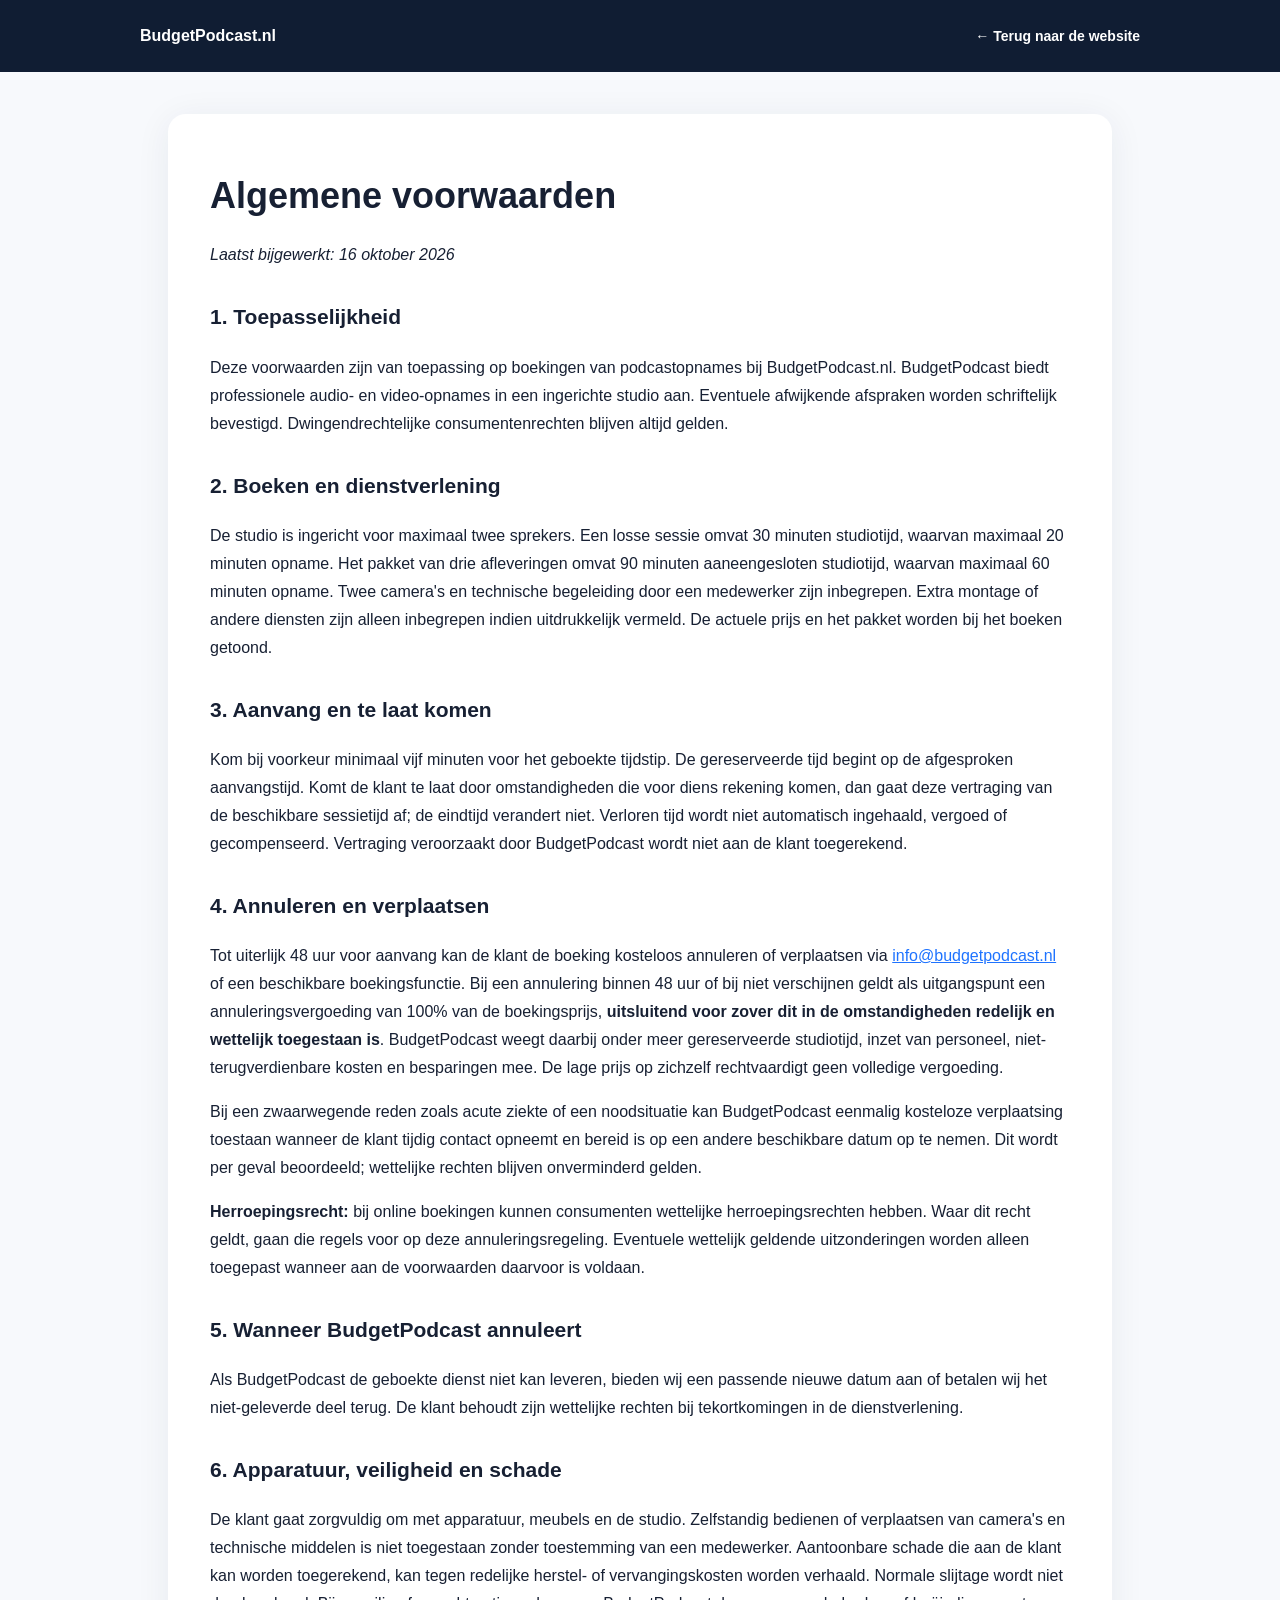
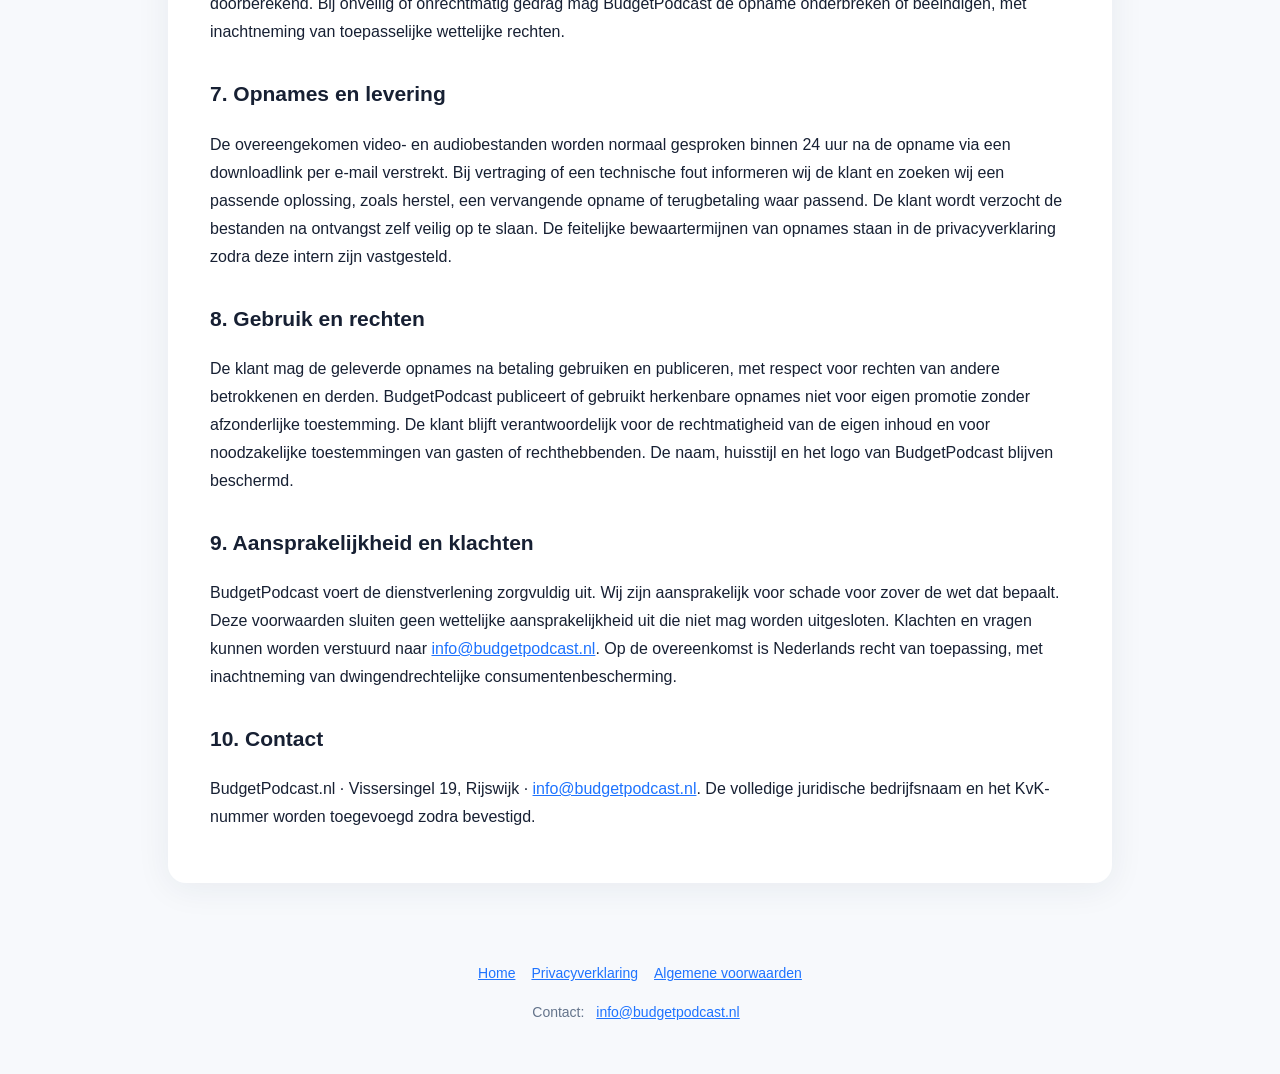
<file: algemene-voorwaarden/index.html>
<!doctype html><html lang="nl"><head><meta charset="utf-8"><meta name="viewport" content="width=device-width,initial-scale=1"><title>Algemene voorwaarden | BudgetPodcast.nl</title><meta name="robots" content="index,follow"><style>body{margin:0;background:#f7f9fc;color:#172033;font:16px/1.75 Arial,sans-serif}header{background:#101d33;padding:22px max(24px,calc((100% - 1000px)/2));display:flex;align-items:center;justify-content:space-between;gap:16px}header a{color:white;text-decoration:none;font-weight:700}header a:last-child{font-size:14px}main{max-width:860px;margin:42px auto;padding:36px 42px;background:white;border-radius:18px;box-shadow:0 5px 35px #16274412}h1{font-size:36px;line-height:1.2}h2{font-size:21px;margin-top:30px}a{color:#1e73ff}footer{text-align:center;padding:36px 20px;font-size:14px;color:#64748b}footer a{margin:0 8px}@media(max-width:700px){main{margin:0;padding:25px 22px;border-radius:0}h1{font-size:29px}}</style></head><body><header><a href="/">BudgetPodcast.nl</a><a href="/">← Terug naar de website</a></header><main><h1>Algemene voorwaarden</h1><p><em>Laatst bijgewerkt: 16 oktober 2026</em></p><h2>1. Toepasselijkheid</h2><p>Deze voorwaarden zijn van toepassing op boekingen van podcastopnames bij BudgetPodcast.nl. BudgetPodcast biedt professionele audio- en video-opnames in een ingerichte studio aan. Eventuele afwijkende afspraken worden schriftelijk bevestigd. Dwingendrechtelijke consumentenrechten blijven altijd gelden.</p>
<h2>2. Boeken en dienstverlening</h2><p>De studio is ingericht voor maximaal twee sprekers. Een losse sessie omvat 30 minuten studiotijd, waarvan maximaal 20 minuten opname. Het pakket van drie afleveringen omvat 90 minuten aaneengesloten studiotijd, waarvan maximaal 60 minuten opname. Twee camera's en technische begeleiding door een medewerker zijn inbegrepen. Extra montage of andere diensten zijn alleen inbegrepen indien uitdrukkelijk vermeld. De actuele prijs en het pakket worden bij het boeken getoond.</p>
<h2>3. Aanvang en te laat komen</h2><p>Kom bij voorkeur minimaal vijf minuten voor het geboekte tijdstip. De gereserveerde tijd begint op de afgesproken aanvangstijd. Komt de klant te laat door omstandigheden die voor diens rekening komen, dan gaat deze vertraging van de beschikbare sessietijd af; de eindtijd verandert niet. Verloren tijd wordt niet automatisch ingehaald, vergoed of gecompenseerd. Vertraging veroorzaakt door BudgetPodcast wordt niet aan de klant toegerekend.</p>
<h2>4. Annuleren en verplaatsen</h2><p>Tot uiterlijk 48 uur voor aanvang kan de klant de boeking kosteloos annuleren of verplaatsen via <a href="mailto:info@budgetpodcast.nl">info@budgetpodcast.nl</a> of een beschikbare boekingsfunctie. Bij een annulering binnen 48 uur of bij niet verschijnen geldt als uitgangspunt een annuleringsvergoeding van 100% van de boekingsprijs, <strong>uitsluitend voor zover dit in de omstandigheden redelijk en wettelijk toegestaan is</strong>. BudgetPodcast weegt daarbij onder meer gereserveerde studiotijd, inzet van personeel, niet-terugverdienbare kosten en besparingen mee. De lage prijs op zichzelf rechtvaardigt geen volledige vergoeding.</p><p>Bij een zwaarwegende reden zoals acute ziekte of een noodsituatie kan BudgetPodcast eenmalig kosteloze verplaatsing toestaan wanneer de klant tijdig contact opneemt en bereid is op een andere beschikbare datum op te nemen. Dit wordt per geval beoordeeld; wettelijke rechten blijven onverminderd gelden.</p><p><strong>Herroepingsrecht:</strong> bij online boekingen kunnen consumenten wettelijke herroepingsrechten hebben. Waar dit recht geldt, gaan die regels voor op deze annuleringsregeling. Eventuele wettelijk geldende uitzonderingen worden alleen toegepast wanneer aan de voorwaarden daarvoor is voldaan.</p>
<h2>5. Wanneer BudgetPodcast annuleert</h2><p>Als BudgetPodcast de geboekte dienst niet kan leveren, bieden wij een passende nieuwe datum aan of betalen wij het niet-geleverde deel terug. De klant behoudt zijn wettelijke rechten bij tekortkomingen in de dienstverlening.</p>
<h2>6. Apparatuur, veiligheid en schade</h2><p>De klant gaat zorgvuldig om met apparatuur, meubels en de studio. Zelfstandig bedienen of verplaatsen van camera's en technische middelen is niet toegestaan zonder toestemming van een medewerker. Aantoonbare schade die aan de klant kan worden toegerekend, kan tegen redelijke herstel- of vervangingskosten worden verhaald. Normale slijtage wordt niet doorberekend. Bij onveilig of onrechtmatig gedrag mag BudgetPodcast de opname onderbreken of beëindigen, met inachtneming van toepasselijke wettelijke rechten.</p>
<h2>7. Opnames en levering</h2><p>De overeengekomen video- en audiobestanden worden normaal gesproken binnen 24 uur na de opname via een downloadlink per e-mail verstrekt. Bij vertraging of een technische fout informeren wij de klant en zoeken wij een passende oplossing, zoals herstel, een vervangende opname of terugbetaling waar passend. De klant wordt verzocht de bestanden na ontvangst zelf veilig op te slaan. De feitelijke bewaartermijnen van opnames staan in de privacyverklaring zodra deze intern zijn vastgesteld.</p>
<h2>8. Gebruik en rechten</h2><p>De klant mag de geleverde opnames na betaling gebruiken en publiceren, met respect voor rechten van andere betrokkenen en derden. BudgetPodcast publiceert of gebruikt herkenbare opnames niet voor eigen promotie zonder afzonderlijke toestemming. De klant blijft verantwoordelijk voor de rechtmatigheid van de eigen inhoud en voor noodzakelijke toestemmingen van gasten of rechthebbenden. De naam, huisstijl en het logo van BudgetPodcast blijven beschermd.</p>
<h2>9. Aansprakelijkheid en klachten</h2><p>BudgetPodcast voert de dienstverlening zorgvuldig uit. Wij zijn aansprakelijk voor schade voor zover de wet dat bepaalt. Deze voorwaarden sluiten geen wettelijke aansprakelijkheid uit die niet mag worden uitgesloten. Klachten en vragen kunnen worden verstuurd naar <a href="mailto:info@budgetpodcast.nl">info@budgetpodcast.nl</a>. Op de overeenkomst is Nederlands recht van toepassing, met inachtneming van dwingendrechtelijke consumentenbescherming.</p>
<h2>10. Contact</h2><p>BudgetPodcast.nl · Vissersingel 19, Rijswijk · <a href="mailto:info@budgetpodcast.nl">info@budgetpodcast.nl</a>. De volledige juridische bedrijfsnaam en het KvK-nummer worden toegevoegd zodra bevestigd.</p></main><footer><a href="/">Home</a><a href="/privacy">Privacyverklaring</a><a href="/algemene-voorwaarden">Algemene voorwaarden</a><p>Contact: <a href="mailto:info@budgetpodcast.nl">info@budgetpodcast.nl</a></p></footer></body></html>
</file>
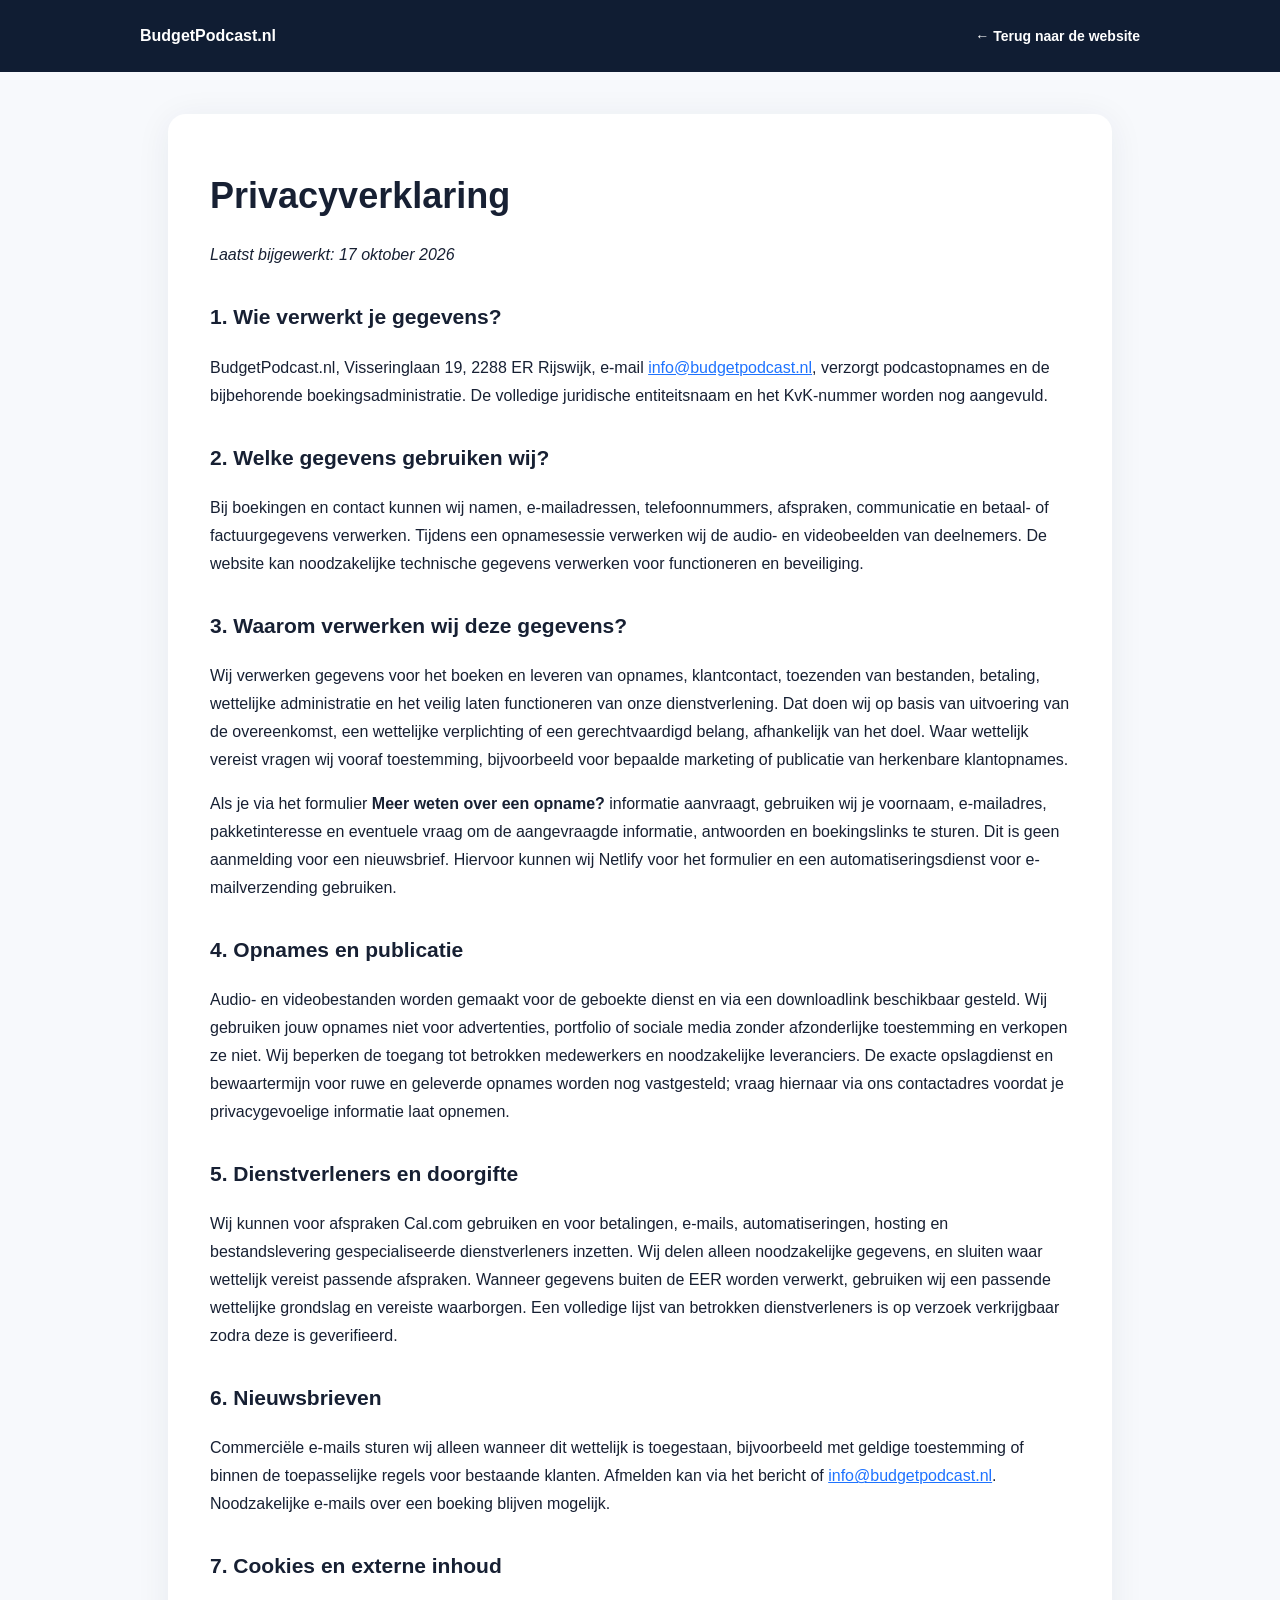
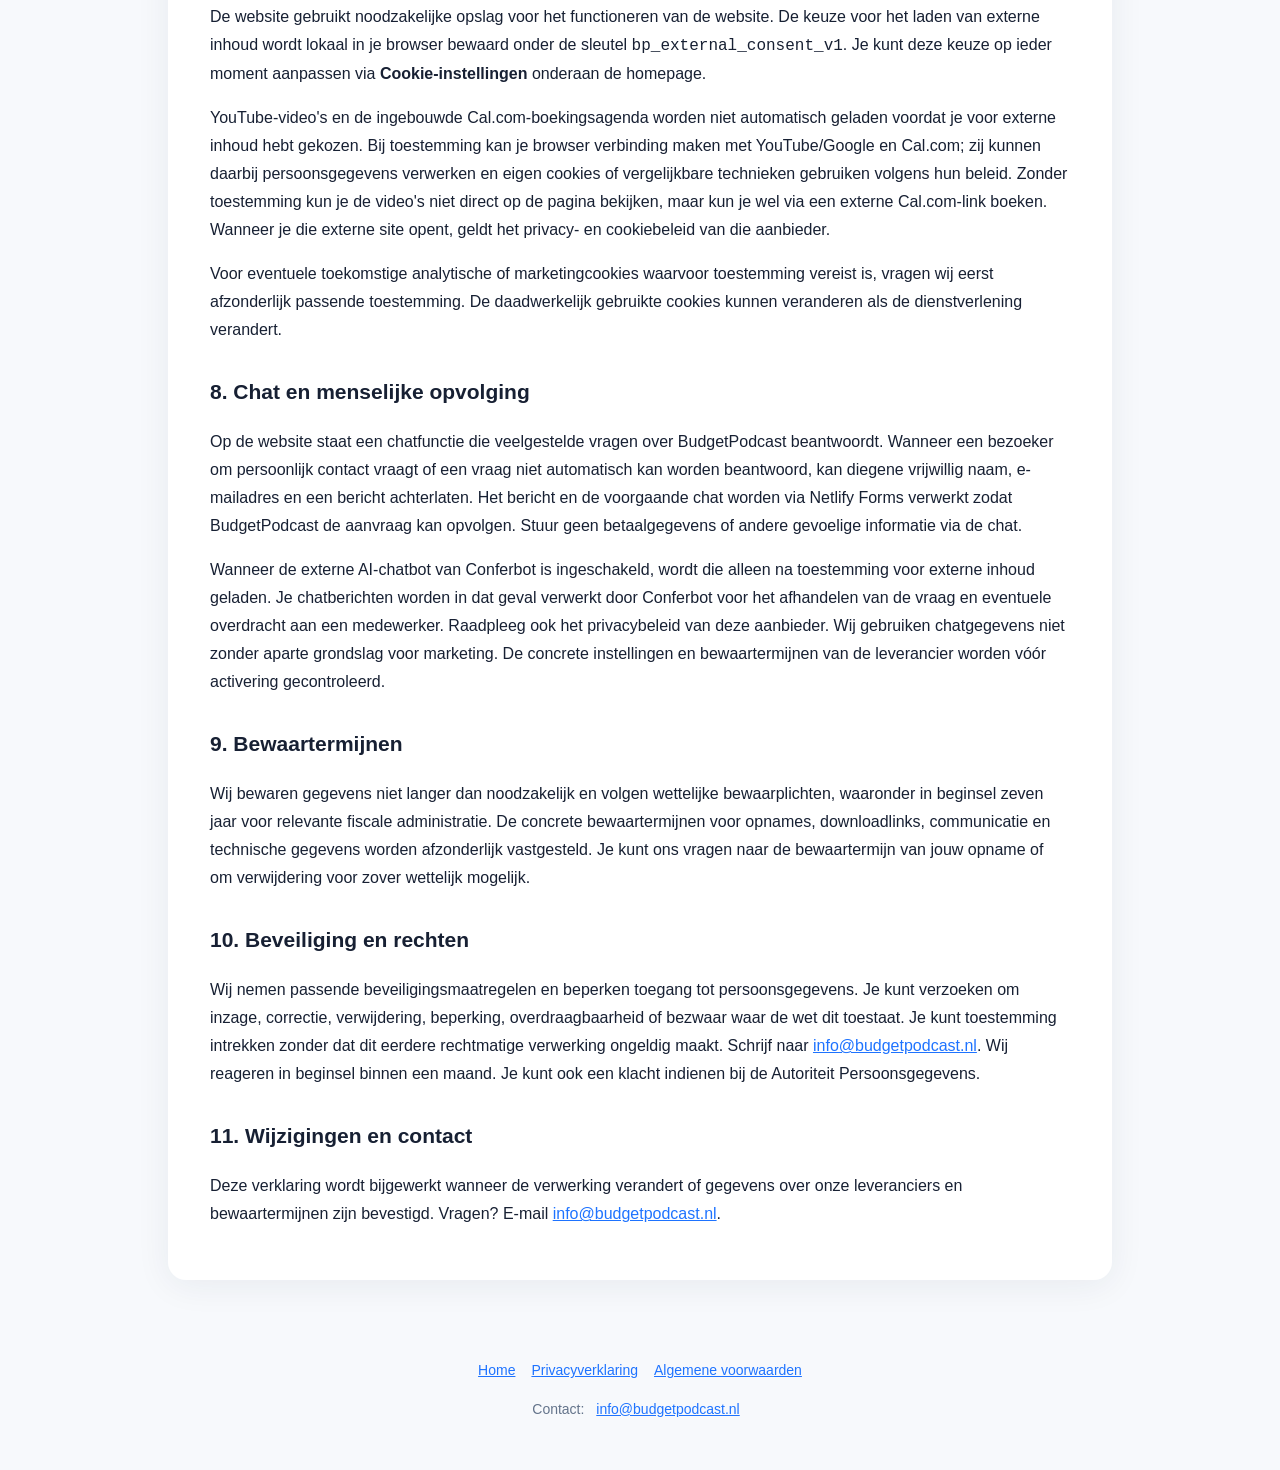
<file: privacy/index.html>
<!doctype html><html lang="nl"><head><meta charset="utf-8"><meta name="viewport" content="width=device-width,initial-scale=1"><title>Privacyverklaring | BudgetPodcast.nl</title><meta name="robots" content="index,follow"><style>body{margin:0;background:#f7f9fc;color:#172033;font:16px/1.75 Arial,sans-serif}header{background:#101d33;padding:22px max(24px,calc((100% - 1000px)/2));display:flex;align-items:center;justify-content:space-between;gap:16px}header a{color:white;text-decoration:none;font-weight:700}header a:last-child{font-size:14px}main{max-width:860px;margin:42px auto;padding:36px 42px;background:white;border-radius:18px;box-shadow:0 5px 35px #16274412}h1{font-size:36px;line-height:1.2}h2{font-size:21px;margin-top:30px}a{color:#1e73ff}footer{text-align:center;padding:36px 20px;font-size:14px;color:#64748b}footer a{margin:0 8px}@media(max-width:700px){main{margin:0;padding:25px 22px;border-radius:0}h1{font-size:29px}}</style></head><body><header><a href="/">BudgetPodcast.nl</a><a href="/">← Terug naar de website</a></header><main><h1>Privacyverklaring</h1><p><em>Laatst bijgewerkt: 17 oktober 2026</em></p><h2>1. Wie verwerkt je gegevens?</h2><p>BudgetPodcast.nl, Visseringlaan 19, 2288 ER Rijswijk, e-mail <a href="mailto:info@budgetpodcast.nl">info@budgetpodcast.nl</a>, verzorgt podcastopnames en de bijbehorende boekingsadministratie. De volledige juridische entiteitsnaam en het KvK-nummer worden nog aangevuld.</p>
<h2>2. Welke gegevens gebruiken wij?</h2><p>Bij boekingen en contact kunnen wij namen, e-mailadressen, telefoonnummers, afspraken, communicatie en betaal- of factuurgegevens verwerken. Tijdens een opnamesessie verwerken wij de audio- en videobeelden van deelnemers. De website kan noodzakelijke technische gegevens verwerken voor functioneren en beveiliging.</p>
<h2>3. Waarom verwerken wij deze gegevens?</h2><p>Wij verwerken gegevens voor het boeken en leveren van opnames, klantcontact, toezenden van bestanden, betaling, wettelijke administratie en het veilig laten functioneren van onze dienstverlening. Dat doen wij op basis van uitvoering van de overeenkomst, een wettelijke verplichting of een gerechtvaardigd belang, afhankelijk van het doel. Waar wettelijk vereist vragen wij vooraf toestemming, bijvoorbeeld voor bepaalde marketing of publicatie van herkenbare klantopnames.</p>
<p>Als je via het formulier <strong>Meer weten over een opname?</strong> informatie aanvraagt, gebruiken wij je voornaam, e-mailadres, pakketinteresse en eventuele vraag om de aangevraagde informatie, antwoorden en boekingslinks te sturen. Dit is geen aanmelding voor een nieuwsbrief. Hiervoor kunnen wij Netlify voor het formulier en een automatiseringsdienst voor e-mailverzending gebruiken.</p>
<h2>4. Opnames en publicatie</h2><p>Audio- en videobestanden worden gemaakt voor de geboekte dienst en via een downloadlink beschikbaar gesteld. Wij gebruiken jouw opnames niet voor advertenties, portfolio of sociale media zonder afzonderlijke toestemming en verkopen ze niet. Wij beperken de toegang tot betrokken medewerkers en noodzakelijke leveranciers. De exacte opslagdienst en bewaartermijn voor ruwe en geleverde opnames worden nog vastgesteld; vraag hiernaar via ons contactadres voordat je privacygevoelige informatie laat opnemen.</p>
<h2>5. Dienstverleners en doorgifte</h2><p>Wij kunnen voor afspraken Cal.com gebruiken en voor betalingen, e-mails, automatiseringen, hosting en bestandslevering gespecialiseerde dienstverleners inzetten. Wij delen alleen noodzakelijke gegevens, en sluiten waar wettelijk vereist passende afspraken. Wanneer gegevens buiten de EER worden verwerkt, gebruiken wij een passende wettelijke grondslag en vereiste waarborgen. Een volledige lijst van betrokken dienstverleners is op verzoek verkrijgbaar zodra deze is geverifieerd.</p>
<h2>6. Nieuwsbrieven</h2><p>Commerciële e-mails sturen wij alleen wanneer dit wettelijk is toegestaan, bijvoorbeeld met geldige toestemming of binnen de toepasselijke regels voor bestaande klanten. Afmelden kan via het bericht of <a href="mailto:info@budgetpodcast.nl">info@budgetpodcast.nl</a>. Noodzakelijke e-mails over een boeking blijven mogelijk.</p>
<h2>7. Cookies en externe inhoud</h2><p>De website gebruikt noodzakelijke opslag voor het functioneren van de website. De keuze voor het laden van externe inhoud wordt lokaal in je browser bewaard onder de sleutel <code>bp_external_consent_v1</code>. Je kunt deze keuze op ieder moment aanpassen via <strong>Cookie-instellingen</strong> onderaan de homepage.</p><p>YouTube-video's en de ingebouwde Cal.com-boekingsagenda worden niet automatisch geladen voordat je voor externe inhoud hebt gekozen. Bij toestemming kan je browser verbinding maken met YouTube/Google en Cal.com; zij kunnen daarbij persoonsgegevens verwerken en eigen cookies of vergelijkbare technieken gebruiken volgens hun beleid. Zonder toestemming kun je de video's niet direct op de pagina bekijken, maar kun je wel via een externe Cal.com-link boeken. Wanneer je die externe site opent, geldt het privacy- en cookiebeleid van die aanbieder.</p><p>Voor eventuele toekomstige analytische of marketingcookies waarvoor toestemming vereist is, vragen wij eerst afzonderlijk passende toestemming. De daadwerkelijk gebruikte cookies kunnen veranderen als de dienstverlening verandert.</p><h2>8. Chat en menselijke opvolging</h2><p>Op de website staat een chatfunctie die veelgestelde vragen over BudgetPodcast beantwoordt. Wanneer een bezoeker om persoonlijk contact vraagt of een vraag niet automatisch kan worden beantwoord, kan diegene vrijwillig naam, e-mailadres en een bericht achterlaten. Het bericht en de voorgaande chat worden via Netlify Forms verwerkt zodat BudgetPodcast de aanvraag kan opvolgen. Stuur geen betaalgegevens of andere gevoelige informatie via de chat.</p><p>Wanneer de externe AI-chatbot van Conferbot is ingeschakeld, wordt die alleen na toestemming voor externe inhoud geladen. Je chatberichten worden in dat geval verwerkt door Conferbot voor het afhandelen van de vraag en eventuele overdracht aan een medewerker. Raadpleeg ook het privacybeleid van deze aanbieder. Wij gebruiken chatgegevens niet zonder aparte grondslag voor marketing. De concrete instellingen en bewaartermijnen van de leverancier worden vóór activering gecontroleerd.</p><h2>9. Bewaartermijnen</h2><p>Wij bewaren gegevens niet langer dan noodzakelijk en volgen wettelijke bewaarplichten, waaronder in beginsel zeven jaar voor relevante fiscale administratie. De concrete bewaartermijnen voor opnames, downloadlinks, communicatie en technische gegevens worden afzonderlijk vastgesteld. Je kunt ons vragen naar de bewaartermijn van jouw opname of om verwijdering voor zover wettelijk mogelijk.</p>
<h2>10. Beveiliging en rechten</h2><p>Wij nemen passende beveiligingsmaatregelen en beperken toegang tot persoonsgegevens. Je kunt verzoeken om inzage, correctie, verwijdering, beperking, overdraagbaarheid of bezwaar waar de wet dit toestaat. Je kunt toestemming intrekken zonder dat dit eerdere rechtmatige verwerking ongeldig maakt. Schrijf naar <a href="mailto:info@budgetpodcast.nl">info@budgetpodcast.nl</a>. Wij reageren in beginsel binnen een maand. Je kunt ook een klacht indienen bij de Autoriteit Persoonsgegevens.</p>
<h2>11. Wijzigingen en contact</h2><p>Deze verklaring wordt bijgewerkt wanneer de verwerking verandert of gegevens over onze leveranciers en bewaartermijnen zijn bevestigd. Vragen? E-mail <a href="mailto:info@budgetpodcast.nl">info@budgetpodcast.nl</a>.</p></main><footer><a href="/">Home</a><a href="/privacy">Privacyverklaring</a><a href="/algemene-voorwaarden">Algemene voorwaarden</a><p>Contact: <a href="mailto:info@budgetpodcast.nl">info@budgetpodcast.nl</a></p></footer></body></html>
</file>
<file: info-form.css>
/* Rustige aanvraagmogelijkheid in het bestaande contactgedeelte */
#contact .contact-grid{grid-template-columns:minmax(0,1fr) minmax(220px,.8fr);gap:40px;align-items:start}
#contact form{max-width:520px}
#contact .lead-field{margin-bottom:14px}
#contact .lead-field label{display:block;font-size:.91rem;font-weight:600;margin-bottom:6px}
#contact .lead-field .optional{font-weight:400;color:var(--grijs-400)}
#contact .lead-field input,#contact .lead-field select,#contact .lead-field textarea{width:100%;min-height:48px;border:1px solid var(--grijs-200);border-radius:var(--radius-s);padding:11px 14px;font:400 1rem var(--font);background:#fff;color:var(--nacht)}
#contact .lead-field textarea{min-height:94px;resize:vertical}
#contact .lead-field input:focus,#contact .lead-field select:focus,#contact .lead-field textarea:focus{outline:3px solid rgba(30,115,255,.17);border-color:var(--blauw)}
#contact .lead-privacy{font-size:.81rem;line-height:1.55;color:var(--grijs-700);margin:12px 0 0}
#contact .lead-privacy a{color:var(--blauw)}
#contact .lead-form-status{padding:12px 14px;margin:12px 0 0;background:var(--licht-blauw);color:var(--nacht);border-radius:var(--radius-s);font-size:.92rem}
#contact .lead-form-status.is-error{background:#fff1ef;color:#9b1c1c}
@media(max-width:820px){#contact .contact-grid{grid-template-columns:1fr;gap:22px}}
</file>
<file: chat-widget.css>
/* BudgetPodcast chatwidget — sluit aan bij de bestaande Poppins/blauwe huisstijl */
.bp-chat-launcher{position:fixed;right:22px;bottom:23px;z-index:75;display:flex;align-items:center;gap:9px;border:0;border-radius:99px;padding:14px 19px;background:#1E73FF;color:#fff;box-shadow:0 9px 30px rgba(15,23,42,.26);font:600 14px/1.35 Poppins,Arial,sans-serif;cursor:pointer}
.bp-chat-launcher:hover{background:#0F5AD6}
.bp-chat-launcher:focus-visible,.bp-chat button:focus-visible,.bp-chat input:focus-visible,.bp-chat textarea:focus-visible{outline:3px solid #1E73FF;outline-offset:3px}
.bp-chat{position:fixed;right:22px;bottom:88px;z-index:76;width:min(370px,calc(100vw - 26px));height:min(530px,calc(100dvh - 110px));display:flex;flex-direction:column;border:1px solid #dbe5f2;border-radius:20px;background:white;box-shadow:0 18px 60px rgba(15,23,42,.22);font:400 14px/1.55 Poppins,Arial,sans-serif;overflow:hidden}
.bp-chat[hidden]{display:none}
.bp-chat-head{padding:16px 18px;background:#1E73FF;color:#fff;display:flex;align-items:center;gap:12px}
.bp-chat-head strong{font-size:15px}
.bp-chat-head small{display:block;font-size:11px;opacity:.9}
.bp-chat-head button{margin-left:auto;color:#fff;background:transparent;border:0;font-size:26px;line-height:1;cursor:pointer}
.bp-chat-logo{width:35px;height:35px;background:rgba(255,255,255,.2);border-radius:50%;display:grid;place-items:center;font-size:20px}
.bp-chat-messages{flex:1;min-height:0;overflow-y:auto;background:#f7faff;padding:15px;display:flex;flex-direction:column;gap:11px;overscroll-behavior:contain}
.bp-chat-bubble{padding:11px 13px;border-radius:14px;max-width:92%;white-space:pre-wrap;overflow-wrap:anywhere;background:#fff;color:#0F172A;box-shadow:0 1px 4px rgba(15,23,42,.05)}
.bp-chat-bubble.user{background:#1E73FF;color:#fff;align-self:flex-end}
.bp-chat-bubble.bot{align-self:flex-start}
.bp-chat-actions{padding:10px 13px;display:flex;flex-wrap:wrap;gap:7px;border-top:1px solid #e2e8f0}
.bp-chat-actions button{border:1px solid #cbdaf5;background:#eef4ff;color:#0F5AD6;border-radius:20px;padding:7px 10px;font:500 12px Poppins,Arial,sans-serif;cursor:pointer}
.bp-chat-actions button:hover{background:#dceaff}
.bp-chat-send{display:flex;align-items:center;gap:7px;padding:10px;border-top:1px solid #e2e8f0;background:#fff}
.bp-chat-send input{flex:1;min-width:0;border:1px solid #d5dfec;border-radius:20px;padding:10px 12px;font:400 13px Poppins,Arial,sans-serif}
.bp-chat-send button,.bp-chat-lead button{background:#1E73FF;border:0;border-radius:20px;color:white;padding:10px 14px;font:600 13px Poppins,Arial,sans-serif;cursor:pointer}
.bp-chat-lead{padding:12px;border-top:1px solid #e2e8f0;display:grid;gap:8px;background:white}
.bp-chat-lead[hidden]{display:none}
.bp-chat-lead label{font-size:12px;font-weight:600;display:grid;gap:3px}
.bp-chat-lead input,.bp-chat-lead textarea{width:100%;border:1px solid #cbd5e1;border-radius:9px;padding:8px 10px;font:400 13px Poppins,Arial,sans-serif}
.bp-chat-lead textarea{resize:vertical;min-height:58px;max-height:95px}
.bp-chat-lead .bp-chat-note{font-size:11px;color:#64748b;margin:0}
.bp-chat-lead button:disabled{opacity:.5;cursor:wait}
.bp-chat-lead a{color:#0F5AD6}
@media(max-width:600px){.bp-chat-launcher{bottom:85px;right:15px;padding:12px 15px}.bp-chat{bottom:147px;right:10px;width:calc(100vw - 20px);height:min(530px,calc(100dvh - 160px));border-radius:16px}}
@media(prefers-reduced-motion:reduce){.bp-chat *{scroll-behavior:auto}}

.bp-chat-actions[hidden],.bp-chat-send[hidden]{display:none}
</file>
